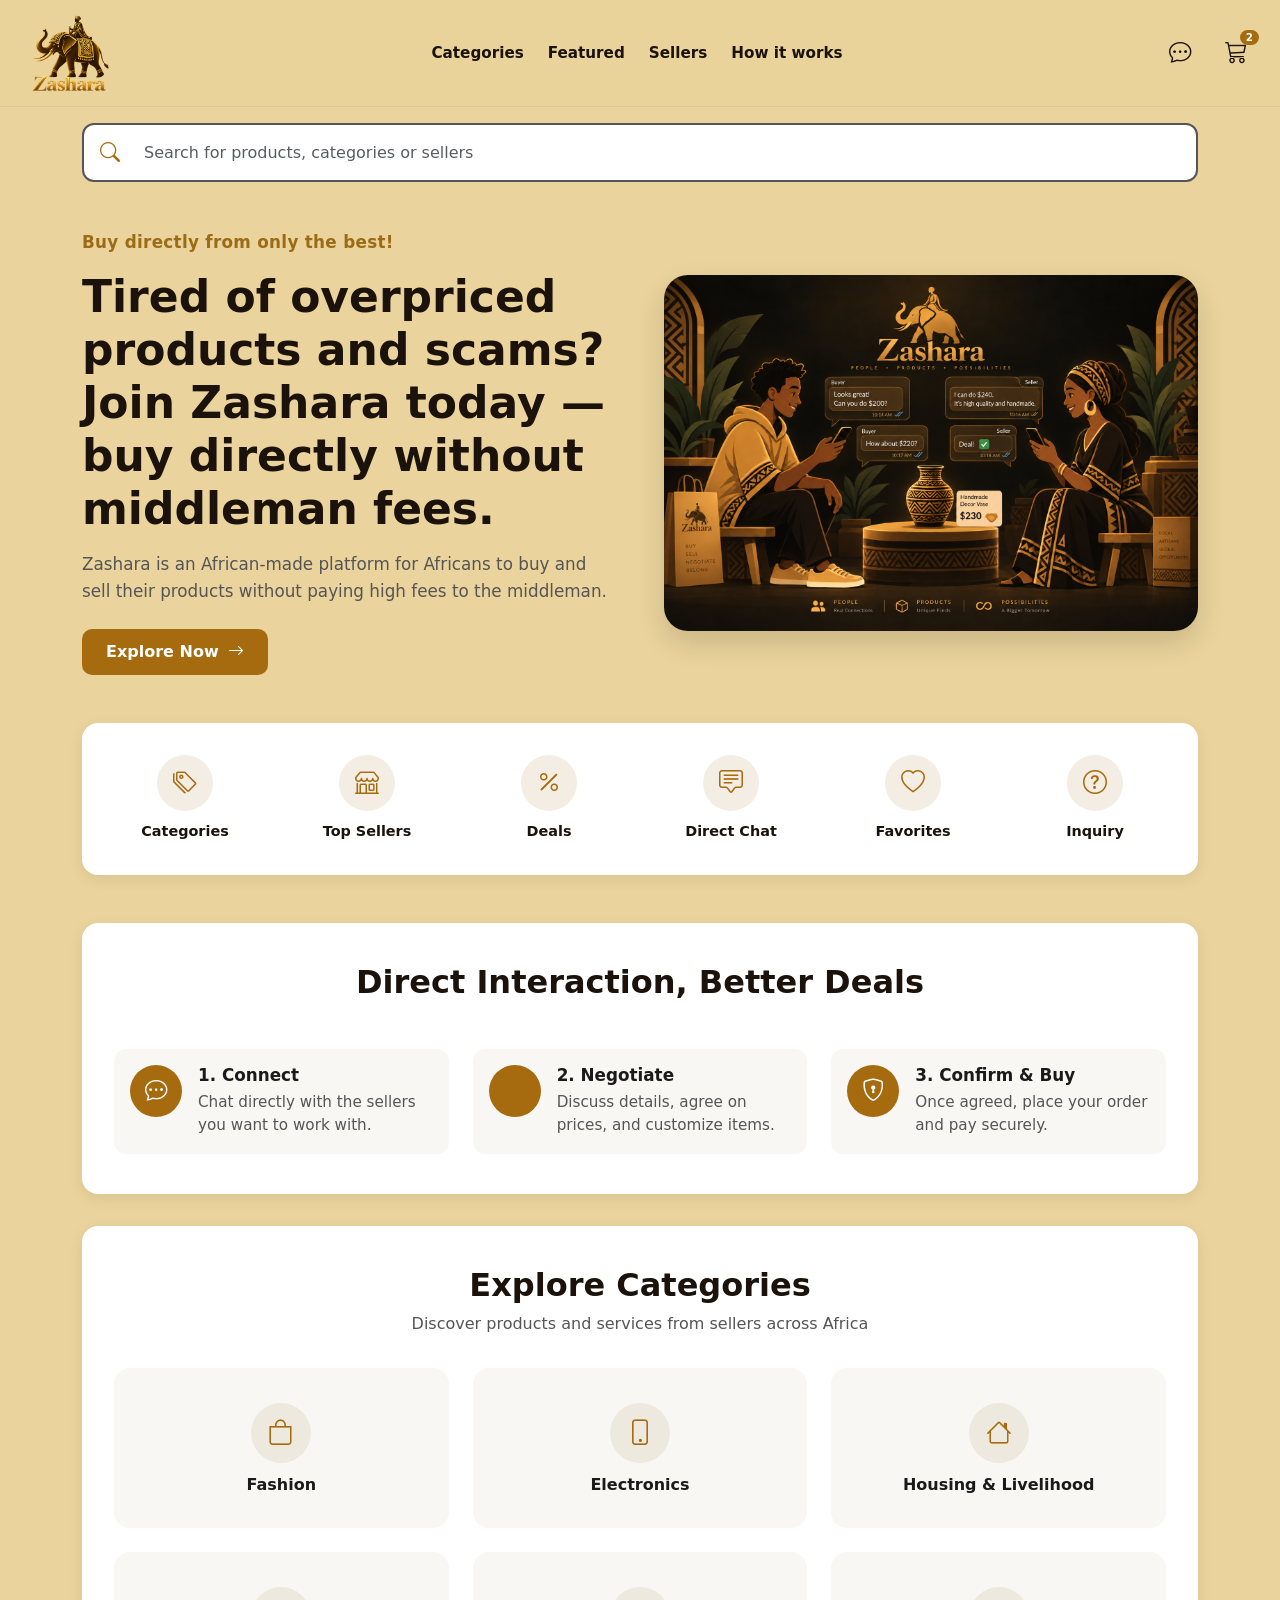
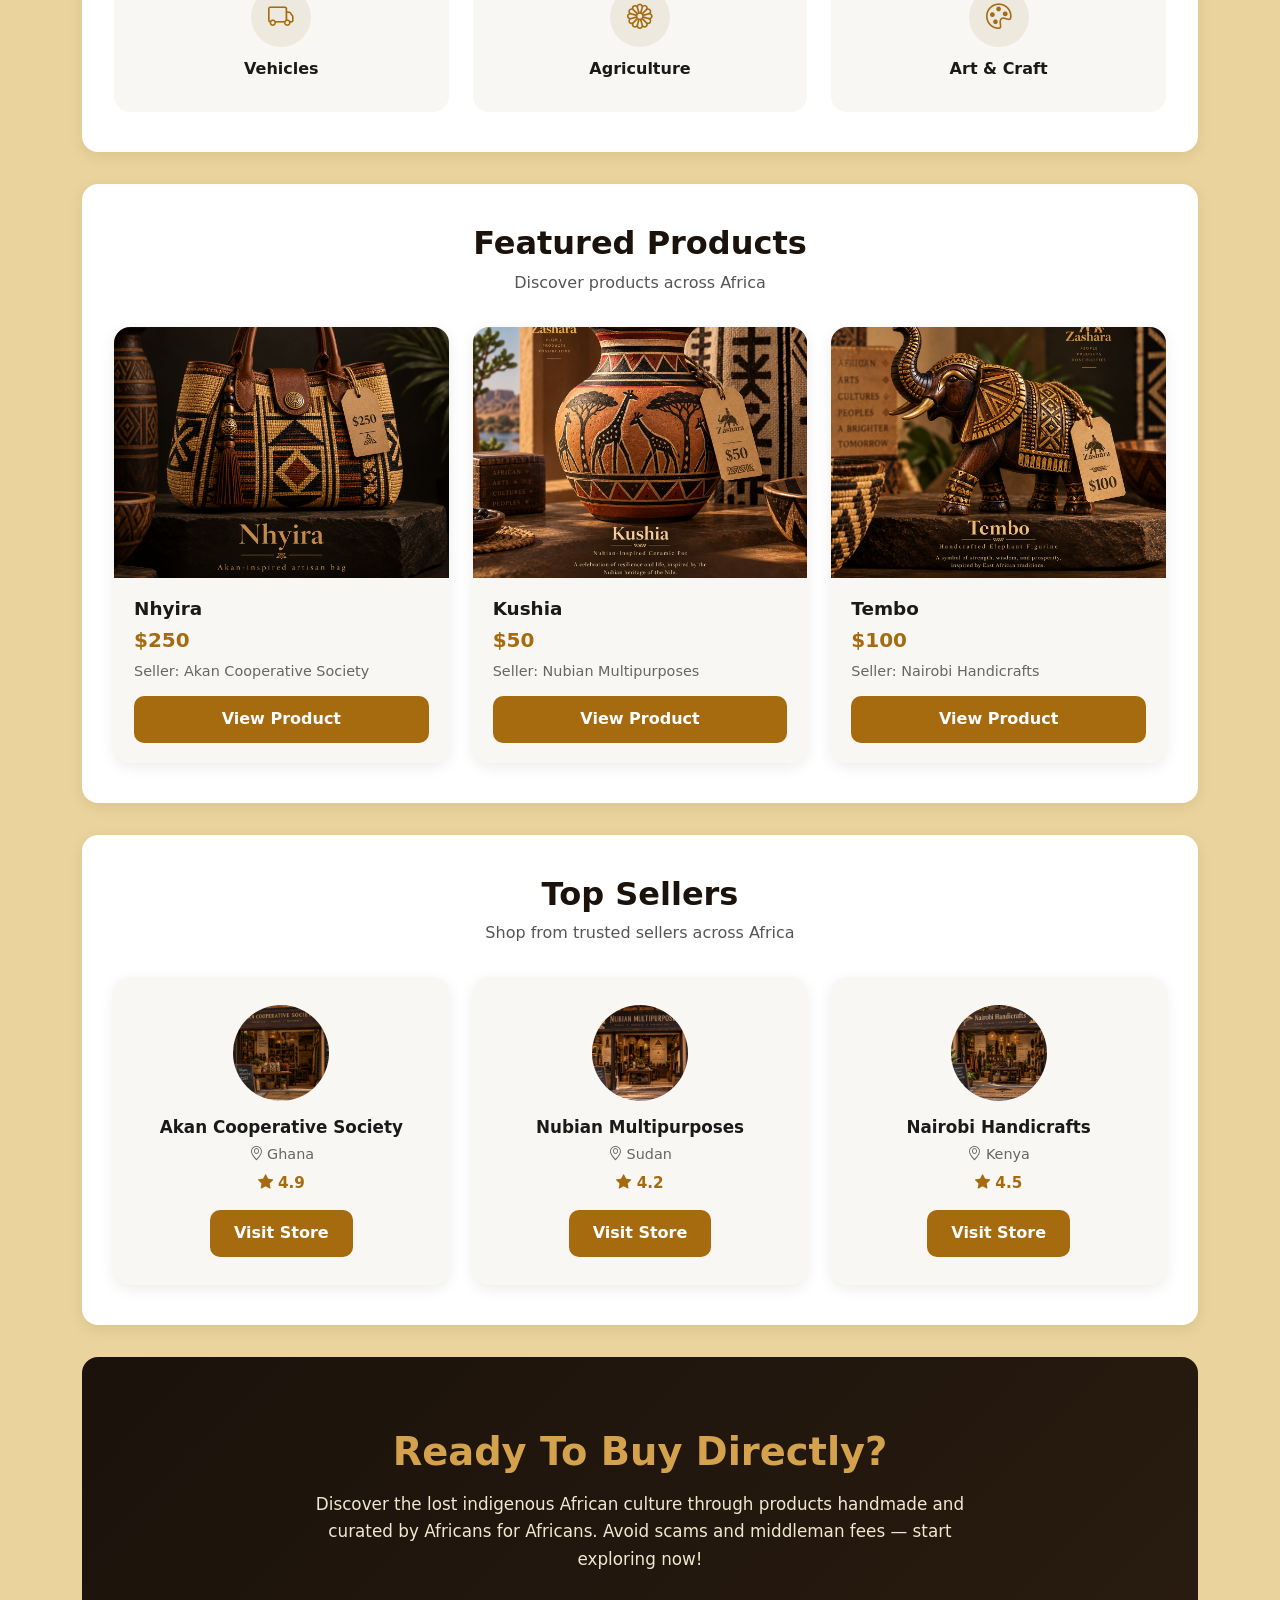
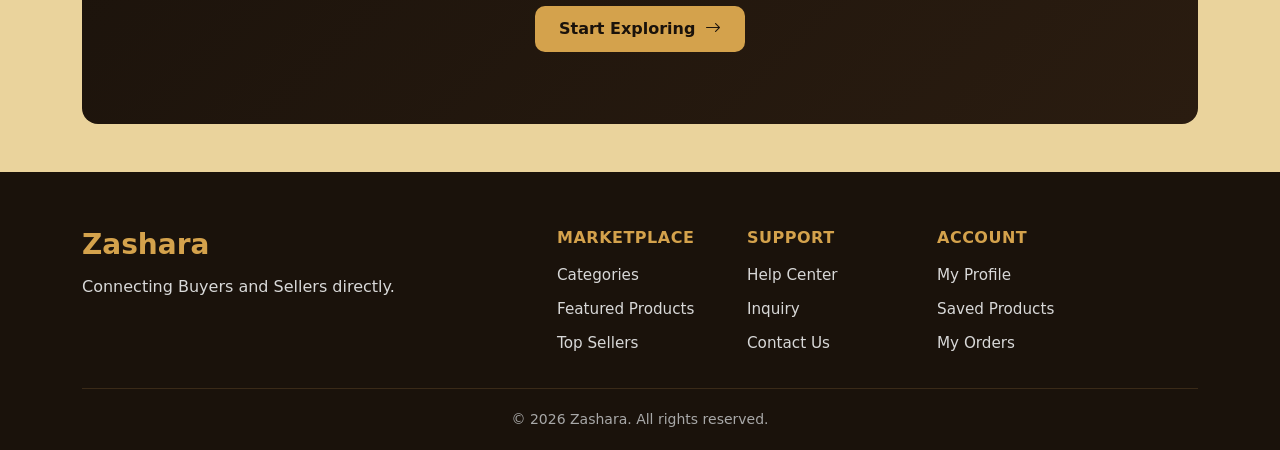
<file: index.html>
<!DOCTYPE html>
<html lang="en">
<head>
    <meta charset="UTF-8">
    <meta name="viewport" content="width=device-width, initial-scale=1.0">
    <title>Zashara Buyer's Dashboard</title>

    <!-- Bootstrap 5.3 CSS -->
    <link
        href="https://cdn.jsdelivr.net/npm/bootstrap@5.3.3/dist/css/bootstrap.min.css"
        rel="stylesheet"
    >

    <!-- Bootstrap Icons -->
    <link
        rel="stylesheet"
        href="https://cdn.jsdelivr.net/npm/bootstrap-icons@1.11.3/font/bootstrap-icons.css"
    >

    <!-- Custom styles (loaded AFTER Bootstrap so it can override) -->
    <link rel="stylesheet" href="style.css">
</head>

<body>

    <!-- ================= HEADER ================= -->
    <header class="zashara-header sticky-top">
        <div class="container-fluid px-3 px-md-4">
            <div class="d-flex align-items-center justify-content-between py-2">

                <!-- Mobile menu button -->
                <button
                    class="btn btn-link zashara-icon-btn d-lg-none"
                    type="button"
                    data-bs-toggle="offcanvas"
                    data-bs-target="#mobileMenu"
                    aria-controls="mobileMenu"
                    aria-label="Open menu"
                >
                    <i class="bi bi-list"></i>
                </button>

                <!-- Logo -->
                <a href="#" class="zashara-logo d-flex align-items-center">
                    <img src="logo.png" alt="Zashara logo">
                </a>

                <!-- Desktop nav (hidden on mobile) -->
                <nav class="d-none d-lg-flex align-items-center gap-4 zashara-desktop-nav">
                    <a href="#categories">Categories</a>
                    <a href="#featured-products">Featured</a>
                    <a href="#top-sellers">Sellers</a>
                    <a href="#how-it-works">How it works</a>
                </nav>

                <!-- Header icons -->
                <div class="d-flex align-items-center gap-2 gap-md-3">
                    <button
                        class="btn btn-link zashara-icon-btn"
                        type="button"
                        aria-label="Messages"
                    >
                        <i class="bi bi-chat-dots"></i>
                    </button>

                    <button
                        class="btn btn-link zashara-icon-btn position-relative"
                        type="button"
                        aria-label="Cart"
                    >
                        <i class="bi bi-cart3"></i>
                        <span class="zashara-cart-badge">2</span>
                    </button>
                </div>
            </div>
        </div>
    </header>

    <!-- ============ MOBILE OFFCANVAS MENU ============ -->
    <div
        class="offcanvas offcanvas-start zashara-offcanvas"
        tabindex="-1"
        id="mobileMenu"
        aria-labelledby="mobileMenuLabel"
    >
        <div class="offcanvas-header">
            <h5 class="offcanvas-title" id="mobileMenuLabel">Menu</h5>
            <button
                type="button"
                class="btn-close"
                data-bs-dismiss="offcanvas"
                aria-label="Close"
            ></button>
        </div>
        <div class="offcanvas-body">
            <ul class="nav flex-column zashara-offcanvas-nav">
                <li class="nav-item"><a class="nav-link" href="#categories">Categories</a></li>
                <li class="nav-item"><a class="nav-link" href="#featured-products">Featured Products</a></li>
                <li class="nav-item"><a class="nav-link" href="#top-sellers">Top Sellers</a></li>
                <li class="nav-item"><a class="nav-link" href="#how-it-works">How it Works</a></li>
                <li class="nav-item"><a class="nav-link" href="#footer">Inquiry</a></li>
            </ul>
        </div>
    </div>

    <!-- ================= SEARCH ================= -->
    <section class="zashara-search-section">
        <div class="container">
            <div class="zashara-search-bar">
                <i class="bi bi-search zashara-search-icon"></i>
                <input
                    type="text"
                    id="search-input"
                    class="form-control border-0 shadow-none"
                    placeholder="Search for products, categories or sellers"
                    aria-label="Search"
                >
            </div>
        </div>
    </section>

    <!-- ================= HERO ================= -->
    <section class="zashara-hero">
        <div class="container">
            <div class="row align-items-center g-4 g-lg-5">
                <div class="col-12 col-lg-6 text-center text-lg-start">
                    <p class="zashara-hero-tagline">Buy directly from only the best!</p>

                    <h1 class="zashara-hero-title">
                        Tired of overpriced products and scams? Join Zashara today — buy directly without middleman fees.
                    </h1>

                    <p class="zashara-hero-description">
                        Zashara is an African-made platform for Africans to buy and sell their
                        products without paying high fees to the middleman.
                    </p>

                    <button class="btn zashara-btn-primary" id="explore-now">
                        Explore Now
                        <i class="bi bi-arrow-right ms-1"></i>
                    </button>
                </div>

                <div class="col-12 col-lg-6 text-center">
                    <img
                        src="hero.png"
                        alt="Buy directly from trusted businesses on Zashara"
                        class="zashara-hero-image img-fluid"
                    >
                </div>
            </div>
        </div>
    </section>

    <!-- ================= QUICK NAVIGATION ================= -->
    <section class="zashara-quick-nav-section">
        <div class="container">
            <div class="zashara-quick-nav">
                <div class="row g-3">
                    <div class="col-4 col-md-4 col-lg-2">
                        <button class="zashara-quick-nav-item w-100" data-target="categories">
                            <span class="zashara-quick-nav-icon"><i class="bi bi-tags"></i></span>
                            <span>Categories</span>
                        </button>
                    </div>
                    <div class="col-4 col-md-4 col-lg-2">
                        <button class="zashara-quick-nav-item w-100" data-target="top-sellers">
                            <span class="zashara-quick-nav-icon"><i class="bi bi-shop"></i></span>
                            <span>Top Sellers</span>
                        </button>
                    </div>
                    <div class="col-4 col-md-4 col-lg-2">
                        <button class="zashara-quick-nav-item w-100" data-target="featured-products">
                            <span class="zashara-quick-nav-icon"><i class="bi bi-percent"></i></span>
                            <span>Deals</span>
                        </button>
                    </div>
                    <div class="col-4 col-md-4 col-lg-2">
                        <button class="zashara-quick-nav-item w-100" data-target="how-it-works">
                            <span class="zashara-quick-nav-icon"><i class="bi bi-chat-square-text"></i></span>
                            <span>Direct Chat</span>
                        </button>
                    </div>
                    <div class="col-4 col-md-4 col-lg-2">
                        <button class="zashara-quick-nav-item w-100" data-target="featured-products">
                            <span class="zashara-quick-nav-icon"><i class="bi bi-heart"></i></span>
                            <span>Favorites</span>
                        </button>
                    </div>
                    <div class="col-4 col-md-4 col-lg-2">
                        <button class="zashara-quick-nav-item w-100" data-target="footer">
                            <span class="zashara-quick-nav-icon"><i class="bi bi-question-circle"></i></span>
                            <span>Inquiry</span>
                        </button>
                    </div>
                </div>
            </div>
        </div>
    </section>

    <!-- ================= HOW IT WORKS ================= -->
    <section class="zashara-section" id="how-it-works">
        <div class="container">
            <div class="zashara-panel">
                <h2 class="zashara-section-title text-center">Direct Interaction, Better Deals</h2>

                <div class="row g-4 mt-4">
                    <div class="col-12 col-md-4">
                        <div class="zashara-step">
                            <div class="zashara-step-icon"><i class="bi bi-chat-dots"></i></div>
                            <div>
                                <h3>1. Connect</h3>
                                <p>Chat directly with the sellers you want to work with.</p>
                            </div>
                        </div>
                    </div>
                    <div class="col-12 col-md-4">
                        <div class="zashara-step">
                            <div class="zashara-step-icon"><i class="bi bi-handshake"></i></div>
                            <div>
                                <h3>2. Negotiate</h3>
                                <p>Discuss details, agree on prices, and customize items.</p>
                            </div>
                        </div>
                    </div>
                    <div class="col-12 col-md-4">
                        <div class="zashara-step">
                            <div class="zashara-step-icon"><i class="bi bi-shield-lock"></i></div>
                            <div>
                                <h3>3. Confirm & Buy</h3>
                                <p>Once agreed, place your order and pay securely.</p>
                            </div>
                        </div>
                    </div>
                </div>
            </div>
        </div>
    </section>

    <!-- ================= CATEGORIES ================= -->
    <section class="zashara-section" id="categories">
        <div class="container">
            <div class="zashara-panel">
                <h2 class="zashara-section-title text-center">Explore Categories</h2>
                <p class="zashara-section-description text-center">
                    Discover products and services from sellers across Africa
                </p>

                <div class="row g-3 g-md-4 mt-2">
                    <div class="col-6 col-md-4">
                        <div class="zashara-category-card">
                            <div class="zashara-category-icon"><i class="bi bi-bag"></i></div>
                            <h3>Fashion</h3>
                        </div>
                    </div>
                    <div class="col-6 col-md-4">
                        <div class="zashara-category-card">
                            <div class="zashara-category-icon"><i class="bi bi-phone"></i></div>
                            <h3>Electronics</h3>
                        </div>
                    </div>
                    <div class="col-6 col-md-4">
                        <div class="zashara-category-card">
                            <div class="zashara-category-icon"><i class="bi bi-house"></i></div>
                            <h3>Housing &amp; Livelihood</h3>
                        </div>
                    </div>
                    <div class="col-6 col-md-4">
                        <div class="zashara-category-card">
                            <div class="zashara-category-icon"><i class="bi bi-truck"></i></div>
                            <h3>Vehicles</h3>
                        </div>
                    </div>
                    <div class="col-6 col-md-4">
                        <div class="zashara-category-card">
                            <div class="zashara-category-icon"><i class="bi bi-flower1"></i></div>
                            <h3>Agriculture</h3>
                        </div>
                    </div>
                    <div class="col-6 col-md-4">
                        <div class="zashara-category-card">
                            <div class="zashara-category-icon"><i class="bi bi-palette"></i></div>
                            <h3>Art &amp; Craft</h3>
                        </div>
                    </div>
                </div>
            </div>
        </div>
    </section>

    <!-- ================= FEATURED PRODUCTS ================= -->
    <section class="zashara-section" id="featured-products">
        <div class="container">
            <div class="zashara-panel">
                <h2 class="zashara-section-title text-center">Featured Products</h2>
                <p class="zashara-section-description text-center">
                    Discover products across Africa
                </p>

                <div class="row g-3 g-md-4 mt-2">
                    <div class="col-12 col-sm-6 col-lg-4">
                        <div class="zashara-product-card h-100">
                            <div class="zashara-product-image">
                                <img src="Handbag.png" alt="Akan inspired handbag">
                            </div>
                            <div class="zashara-product-body">
                                <h3>Nhyira</h3>
                                <p class="zashara-product-price">$250</p>
                                <p class="zashara-seller-name">Seller: Akan Cooperative Society</p>
                                <button class="btn zashara-btn-primary w-100">View Product</button>
                            </div>
                        </div>
                    </div>

                    <div class="col-12 col-sm-6 col-lg-4">
                        <div class="zashara-product-card h-100">
                            <div class="zashara-product-image">
                                <img src="Pot.png" alt="Nubian inspired illustrative pottery">
                            </div>
                            <div class="zashara-product-body">
                                <h3>Kushia</h3>
                                <p class="zashara-product-price">$50</p>
                                <p class="zashara-seller-name">Seller: Nubian Multipurposes</p>
                                <button class="btn zashara-btn-primary w-100">View Product</button>
                            </div>
                        </div>
                    </div>

                    <div class="col-12 col-sm-6 col-lg-4">
                        <div class="zashara-product-card h-100">
                            <div class="zashara-product-image">
                                <img src="ElephantIdol.png" alt="Kikuyu inspired elephant idol">
                            </div>
                            <div class="zashara-product-body">
                                <h3>Tembo</h3>
                                <p class="zashara-product-price">$100</p>
                                <p class="zashara-seller-name">Seller: Nairobi Handicrafts</p>
                                <button class="btn zashara-btn-primary w-100">View Product</button>
                            </div>
                        </div>
                    </div>
                </div>
            </div>
        </div>
    </section>

    <!-- ================= TOP SELLERS ================= -->
    <section class="zashara-section" id="top-sellers">
        <div class="container">
            <div class="zashara-panel">
                <h2 class="zashara-section-title text-center">Top Sellers</h2>
                <p class="zashara-section-description text-center">
                    Shop from trusted sellers across Africa
                </p>

                <div class="row g-3 g-md-4 mt-2">
                    <div class="col-12 col-sm-6 col-lg-4">
                        <div class="zashara-seller-card h-100">
                            <div class="zashara-seller-image">
                                <img src="Akan.png" alt="Akan Cooperative Society">
                            </div>
                            <h3>Akan Cooperative Society</h3>
                            <p class="zashara-seller-location">
                                <i class="bi bi-geo-alt"></i> Ghana
                            </p>
                            <p class="zashara-seller-rating">
                                <i class="bi bi-star-fill"></i> 4.9
                            </p>
                            <button class="btn zashara-btn-primary">Visit Store</button>
                        </div>
                    </div>

                    <div class="col-12 col-sm-6 col-lg-4">
                        <div class="zashara-seller-card h-100">
                            <div class="zashara-seller-image">
                                <img src="Nubian.png" alt="Nubian Multipurposes">
                            </div>
                            <h3>Nubian Multipurposes</h3>
                            <p class="zashara-seller-location">
                                <i class="bi bi-geo-alt"></i> Sudan
                            </p>
                            <p class="zashara-seller-rating">
                                <i class="bi bi-star-fill"></i> 4.2
                            </p>
                            <button class="btn zashara-btn-primary">Visit Store</button>
                        </div>
                    </div>

                    <div class="col-12 col-sm-6 col-lg-4">
                        <div class="zashara-seller-card h-100">
                            <div class="zashara-seller-image">
                                <img src="Nairobi.png" alt="Nairobi Handicrafts">
                            </div>
                            <h3>Nairobi Handicrafts</h3>
                            <p class="zashara-seller-location">
                                <i class="bi bi-geo-alt"></i> Kenya
                            </p>
                            <p class="zashara-seller-rating">
                                <i class="bi bi-star-fill"></i> 4.5
                            </p>
                            <button class="btn zashara-btn-primary">Visit Store</button>
                        </div>
                    </div>
                </div>
            </div>
        </div>
    </section>

    <!-- ================= FINAL CTA ================= -->
    <section class="zashara-section">
        <div class="container">
            <div class="zashara-cta">
                <div class="zashara-cta-content">
                    <h2>Ready To Buy Directly?</h2>
                    <p>
                        Discover the lost indigenous African culture through products handmade
                        and curated by Africans for Africans. Avoid scams and middleman fees —
                        start exploring now!
                    </p>
                    <button class="btn zashara-btn-cta" id="start-exploring">
                        Start Exploring
                        <i class="bi bi-arrow-right ms-1"></i>
                    </button>
                </div>
            </div>
        </div>
    </section>

    <!-- ================= FOOTER ================= -->
    <footer class="zashara-footer" id="footer">
        <div class="container">
            <div class="row g-4 pb-4">
                <div class="col-12 col-lg-4">
                    <h2 class="zashara-footer-brand">Zashara</h2>
                    <p class="zashara-footer-tagline">
                        Connecting Buyers and Sellers directly.
                    </p>
                </div>

                <div class="col-6 col-md-4 col-lg-2 offset-lg-1">
                    <h3 class="zashara-footer-heading">Marketplace</h3>
                    <ul class="zashara-footer-list">
                        <li><a href="#categories">Categories</a></li>
                        <li><a href="#featured-products">Featured Products</a></li>
                        <li><a href="#top-sellers">Top Sellers</a></li>
                    </ul>
                </div>

                <div class="col-6 col-md-4 col-lg-2">
                    <h3 class="zashara-footer-heading">Support</h3>
                    <ul class="zashara-footer-list">
                        <li><a href="#">Help Center</a></li>
                        <li><a href="#">Inquiry</a></li>
                        <li><a href="#">Contact Us</a></li>
                    </ul>
                </div>

                <div class="col-6 col-md-4 col-lg-2">
                    <h3 class="zashara-footer-heading">Account</h3>
                    <ul class="zashara-footer-list">
                        <li><a href="#">My Profile</a></li>
                        <li><a href="#">Saved Products</a></li>
                        <li><a href="#">My Orders</a></li>
                    </ul>
                </div>
            </div>

            <div class="zashara-footer-bottom">
                <p>© 2026 Zashara. All rights reserved.</p>
            </div>
        </div>
    </footer>

    <!-- Bootstrap Bundle JS (includes Popper) -->
    <script
        src="https://cdn.jsdelivr.net/npm/bootstrap@5.3.3/dist/js/bootstrap.bundle.min.js"
    ></script>

    <!-- Custom scripts -->
    <script src="script.js"></script>
</body>
</html>
</file>
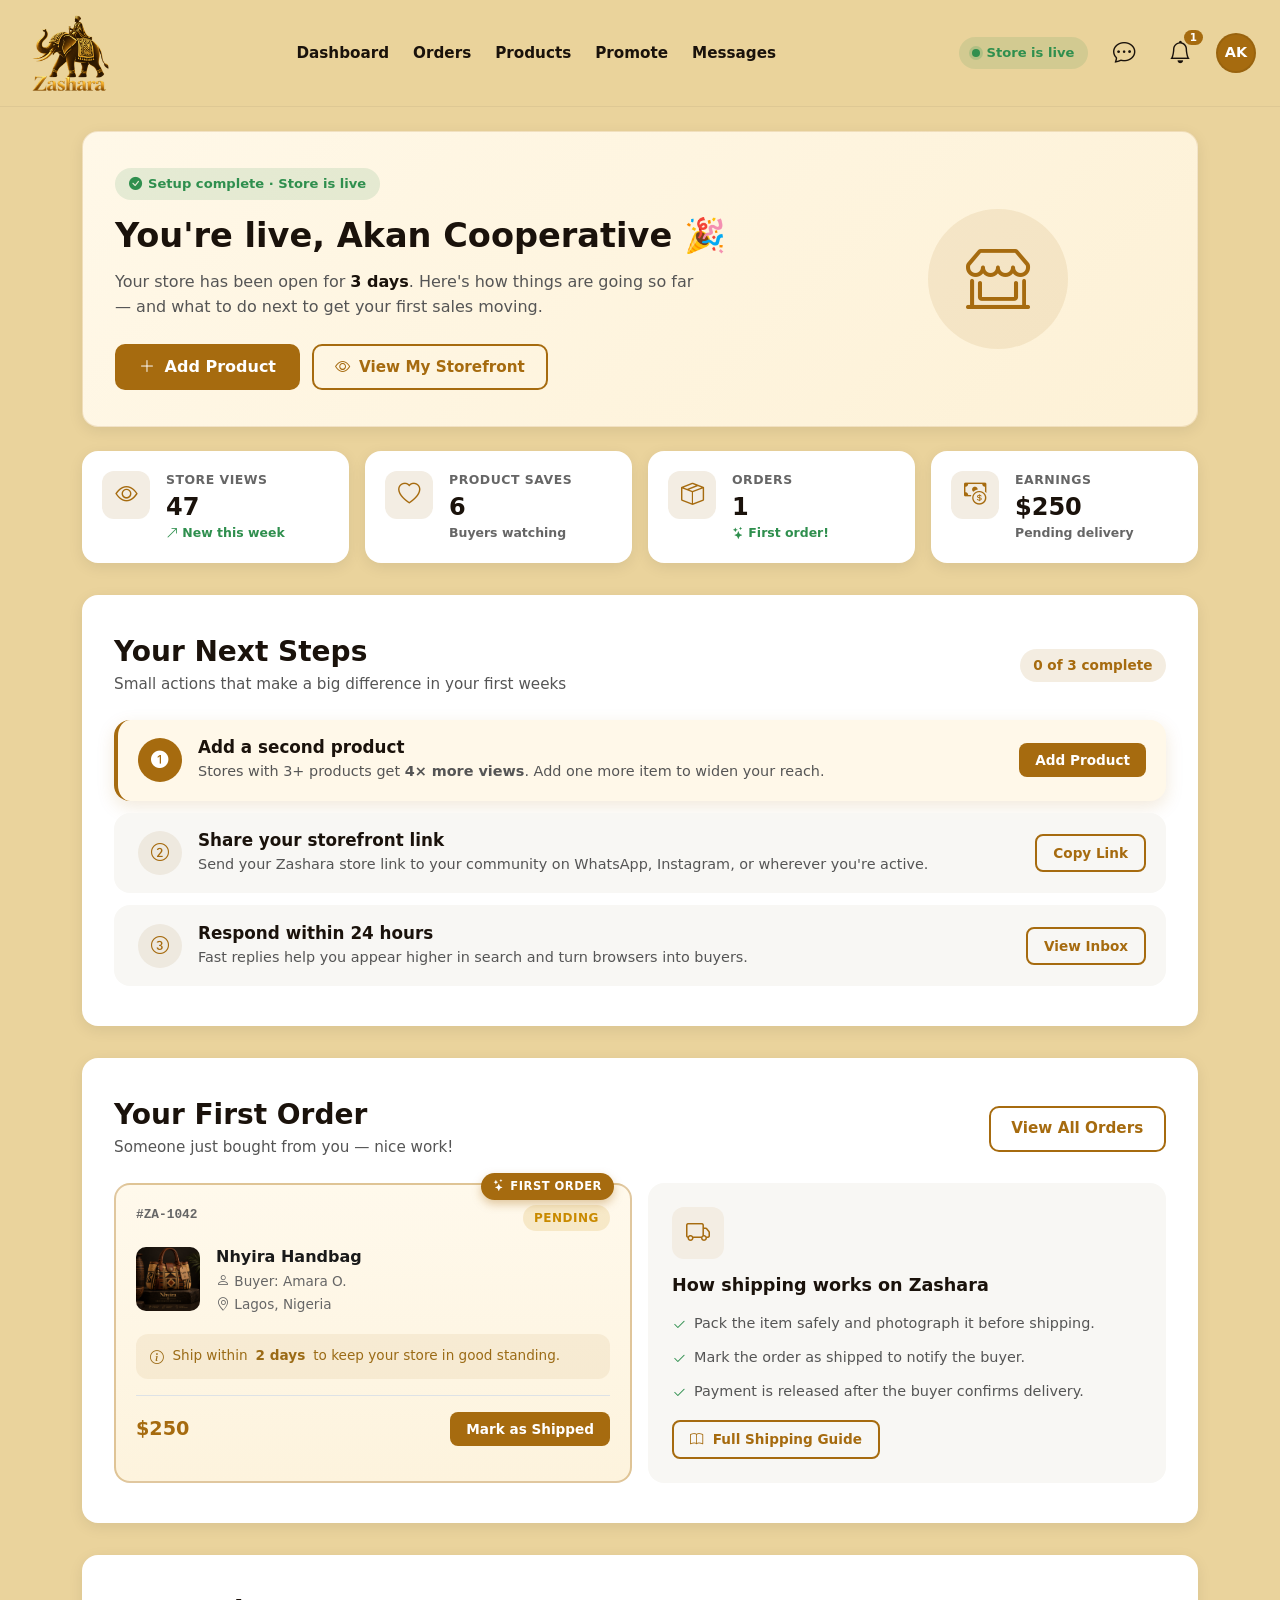
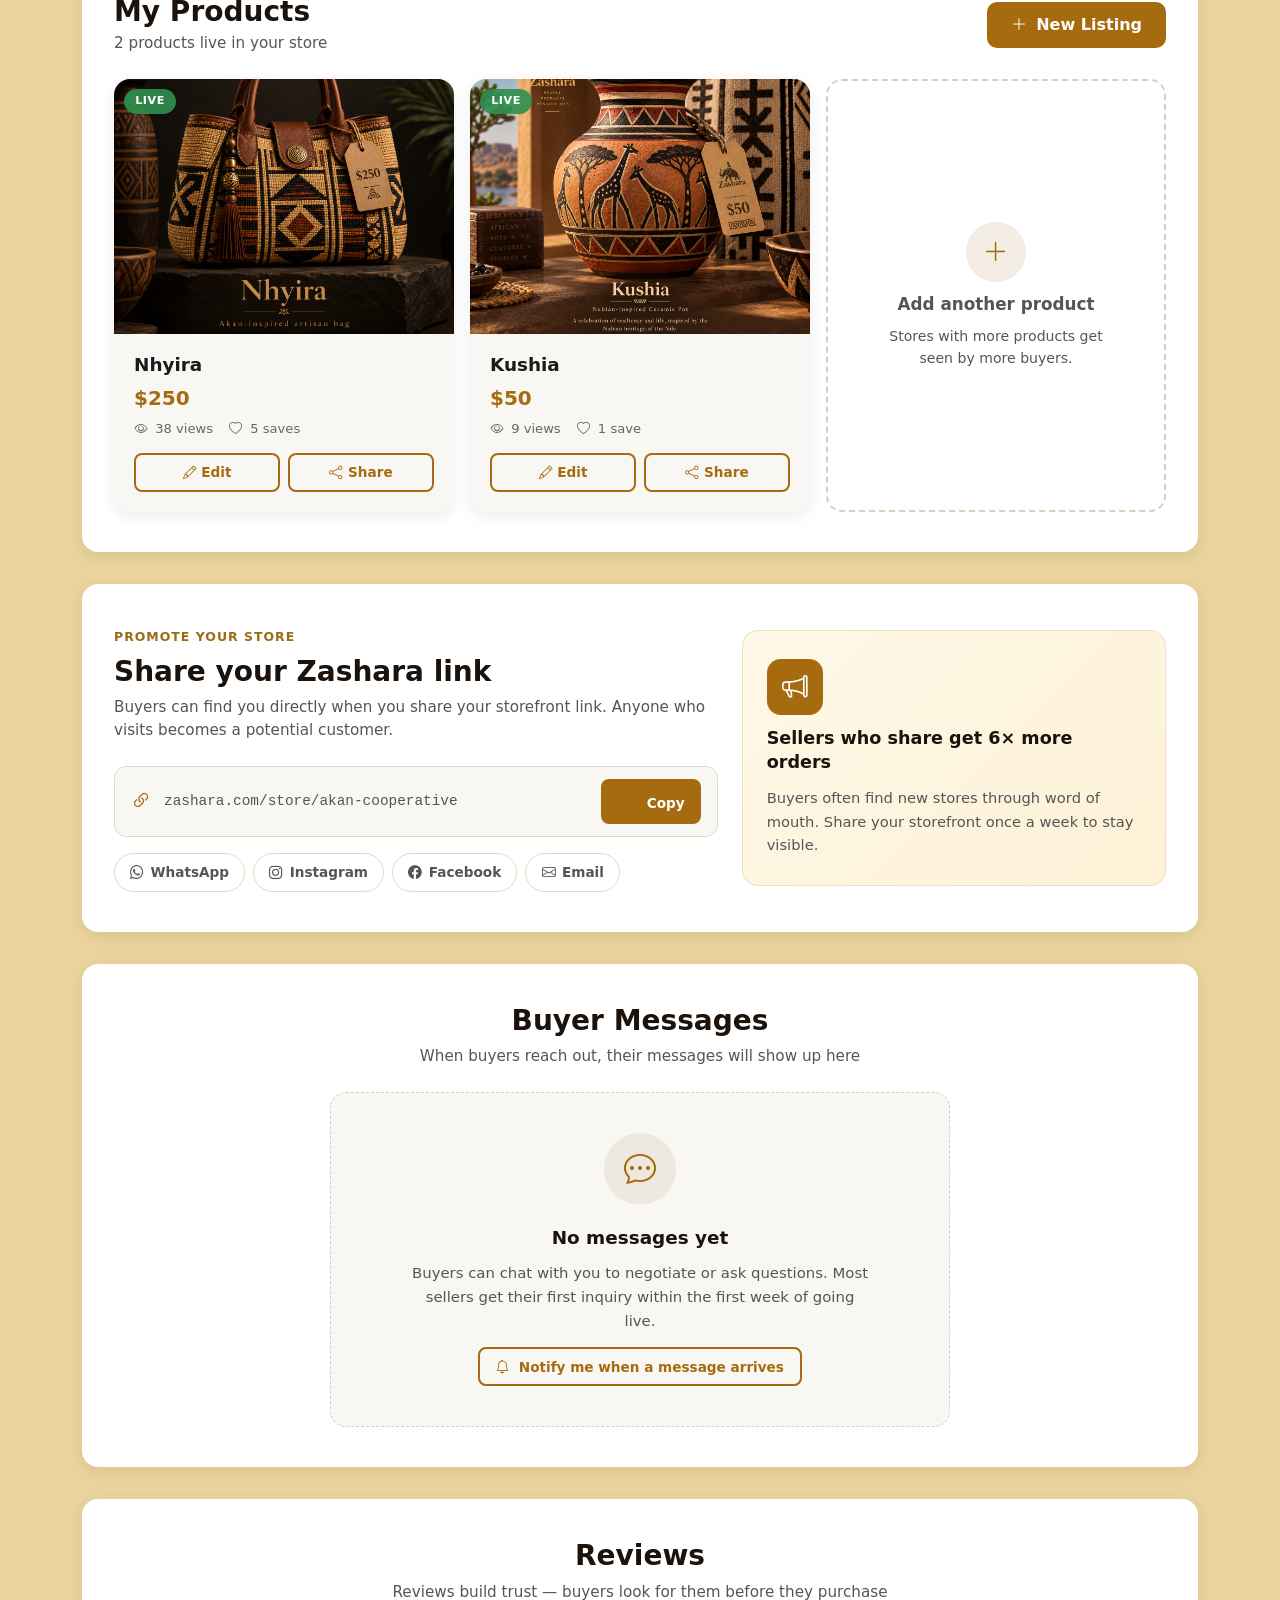
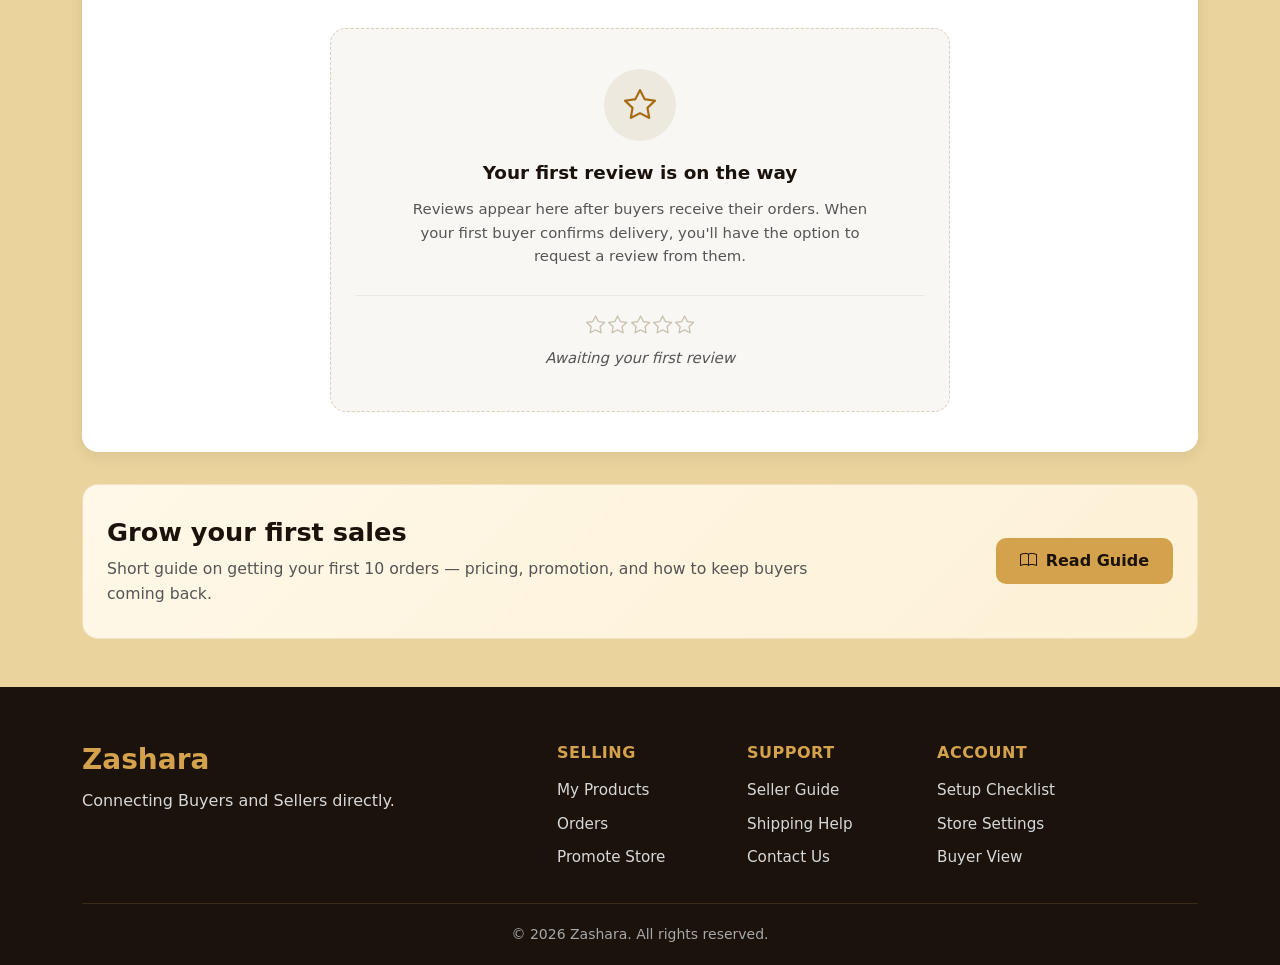
<file: seller-dashboard.html>
<!DOCTYPE html>
<html lang="en">
<head>
    <meta charset="UTF-8">
    <meta name="viewport" content="width=device-width, initial-scale=1.0">
    <title>Seller Dashboard — Zashara</title>

    <link
        href="https://cdn.jsdelivr.net/npm/bootstrap@5.3.3/dist/css/bootstrap.min.css"
        rel="stylesheet"
    >
    <link
        rel="stylesheet"
        href="https://cdn.jsdelivr.net/npm/bootstrap-icons@1.11.3/font/bootstrap-icons.css"
    >
    <link rel="stylesheet" href="seller-dashboard.css">
</head>

<body>

    <!-- ================= HEADER ================= -->
    <header class="zashara-header sticky-top">
        <div class="container-fluid px-3 px-md-4">
            <div class="d-flex align-items-center justify-content-between py-2">

                <button
                    class="btn btn-link zashara-icon-btn d-lg-none"
                    type="button"
                    data-bs-toggle="offcanvas"
                    data-bs-target="#sellerMobileMenu"
                    aria-controls="sellerMobileMenu"
                    aria-label="Open menu"
                >
                    <i class="bi bi-list"></i>
                </button>

                <a href="#" class="zashara-logo d-flex align-items-center">
                    <img src="logo.png" alt="Zashara logo">
                </a>

                <nav class="d-none d-lg-flex align-items-center gap-4 zashara-desktop-nav">
                    <a href="#dashboard">Dashboard</a>
                    <a href="#orders">Orders</a>
                    <a href="#products">Products</a>
                    <a href="#promote">Promote</a>
                    <a href="#messages">Messages</a>
                </nav>

                <div class="d-flex align-items-center gap-2 gap-md-3">
                    <span class="zashara-live-pill d-none d-md-inline-flex">
                        <span class="zashara-live-dot"></span> Store is live
                    </span>

                    <button
                        class="btn btn-link zashara-icon-btn position-relative"
                        type="button"
                        aria-label="Messages"
                    >
                        <i class="bi bi-chat-dots"></i>
                    </button>

                    <button
                        class="btn btn-link zashara-icon-btn position-relative"
                        type="button"
                        aria-label="Notifications"
                    >
                        <i class="bi bi-bell"></i>
                        <span class="zashara-badge">1</span>
                    </button>

                    <div class="dropdown">
                        <button
                            class="btn btn-link zashara-avatar-btn"
                            type="button"
                            data-bs-toggle="dropdown"
                            aria-expanded="false"
                            aria-label="Account menu"
                        >
                            <span class="zashara-avatar-initials">AK</span>
                        </button>
                        <ul class="dropdown-menu dropdown-menu-end">
                            <li><a class="dropdown-item" href="#">My Storefront</a></li>
                            <li><a class="dropdown-item" href="#">Store Settings</a></li>
                            <li><a class="dropdown-item" href="#">Payout Settings</a></li>
                            <li><hr class="dropdown-divider"></li>
                            <li><a class="dropdown-item" href="seller-onboarding.html">Setup Checklist</a></li>
                            <li><a class="dropdown-item" href="index.html">Switch to Buyer View</a></li>
                        </ul>
                    </div>
                </div>
            </div>
        </div>
    </header>

    <!-- ============ MOBILE OFFCANVAS MENU ============ -->
    <div
        class="offcanvas offcanvas-start zashara-offcanvas"
        tabindex="-1"
        id="sellerMobileMenu"
        aria-labelledby="sellerMobileMenuLabel"
    >
        <div class="offcanvas-header">
            <h5 class="offcanvas-title" id="sellerMobileMenuLabel">Seller Menu</h5>
            <button
                type="button"
                class="btn-close"
                data-bs-dismiss="offcanvas"
                aria-label="Close"
            ></button>
        </div>
        <div class="offcanvas-body">
            <ul class="nav flex-column zashara-offcanvas-nav">
                <li class="nav-item"><a class="nav-link" href="#dashboard">Dashboard</a></li>
                <li class="nav-item"><a class="nav-link" href="#orders">Orders</a></li>
                <li class="nav-item"><a class="nav-link" href="#products">Products</a></li>
                <li class="nav-item"><a class="nav-link" href="#promote">Promote Store</a></li>
                <li class="nav-item"><a class="nav-link" href="#messages">Messages</a></li>
                <li class="nav-item"><a class="nav-link" href="#reviews">Reviews</a></li>
                <li class="nav-item"><a class="nav-link" href="seller-onboarding.html">Setup Checklist</a></li>
                <li class="nav-item"><a class="nav-link" href="index.html">Switch to Buyer View</a></li>
            </ul>
        </div>
    </div>

    <!-- ================= WELCOME / LIVE BANNER ================= -->
    <section class="zashara-welcome" id="dashboard">
        <div class="container">
            <div class="zashara-welcome-card">
                <div class="row align-items-center g-4">
                    <div class="col-12 col-lg-8">
                        <div class="zashara-live-badge">
                            <i class="bi bi-check-circle-fill"></i>
                            Setup complete · Store is live
                        </div>

                        <h1 class="zashara-welcome-title">
                            You're live, Akan Cooperative 🎉
                        </h1>

                        <p class="zashara-welcome-sub">
                            Your store has been open for <strong>3 days</strong>. Here's how things are going
                            so far — and what to do next to get your first sales moving.
                        </p>

                        <div class="zashara-welcome-actions">
                            <button class="btn zashara-btn-primary">
                                <i class="bi bi-plus-lg me-1"></i> Add Product
                            </button>
                            <button class="btn zashara-btn-outline">
                                <i class="bi bi-eye me-1"></i> View My Storefront
                            </button>
                        </div>
                    </div>

                    <div class="col-12 col-lg-4 text-center d-none d-lg-block">
                        <div class="zashara-launch-graphic">
                            <i class="bi bi-shop-window"></i>
                        </div>
                    </div>
                </div>
            </div>
        </div>
    </section>

    <!-- ================= KPI STRIP (small, honest numbers) ================= -->
    <section class="zashara-kpi-section">
        <div class="container">
            <div class="row g-3">
                <div class="col-6 col-lg-3">
                    <div class="zashara-kpi-card">
                        <div class="zashara-kpi-icon"><i class="bi bi-eye"></i></div>
                        <div>
                            <p class="zashara-kpi-label">Store views</p>
                            <p class="zashara-kpi-value">47</p>
                            <p class="zashara-kpi-trend up">
                                <i class="bi bi-arrow-up-right"></i> New this week
                            </p>
                        </div>
                    </div>
                </div>

                <div class="col-6 col-lg-3">
                    <div class="zashara-kpi-card">
                        <div class="zashara-kpi-icon"><i class="bi bi-heart"></i></div>
                        <div>
                            <p class="zashara-kpi-label">Product saves</p>
                            <p class="zashara-kpi-value">6</p>
                            <p class="zashara-kpi-trend neutral">Buyers watching</p>
                        </div>
                    </div>
                </div>

                <div class="col-6 col-lg-3">
                    <div class="zashara-kpi-card">
                        <div class="zashara-kpi-icon"><i class="bi bi-box-seam"></i></div>
                        <div>
                            <p class="zashara-kpi-label">Orders</p>
                            <p class="zashara-kpi-value">1</p>
                            <p class="zashara-kpi-trend up">
                                <i class="bi bi-stars"></i> First order!
                            </p>
                        </div>
                    </div>
                </div>

                <div class="col-6 col-lg-3">
                    <div class="zashara-kpi-card">
                        <div class="zashara-kpi-icon"><i class="bi bi-cash-coin"></i></div>
                        <div>
                            <p class="zashara-kpi-label">Earnings</p>
                            <p class="zashara-kpi-value">$250</p>
                            <p class="zashara-kpi-trend neutral">Pending delivery</p>
                        </div>
                    </div>
                </div>
            </div>
        </div>
    </section>

    <!-- ================= NEXT STEPS ================= -->
    <section class="zashara-section" id="next-steps">
        <div class="container">
            <div class="zashara-panel">
                <div class="d-flex flex-wrap justify-content-between align-items-center mb-4 gap-2">
                    <div>
                        <h2 class="zashara-section-title mb-1">Your Next Steps</h2>
                        <p class="zashara-section-description mb-0">
                            Small actions that make a big difference in your first weeks
                        </p>
                    </div>
                    <span class="zashara-step-counter">0 of 3 complete</span>
                </div>

                <div class="zashara-checklist">

                    <div class="zashara-checklist-item active">
                        <div class="zashara-checklist-check">
                            <i class="bi bi-1-circle-fill"></i>
                        </div>
                        <div class="zashara-checklist-body">
                            <h3>Add a second product</h3>
                            <p>
                                Stores with 3+ products get <strong>4× more views</strong>.
                                Add one more item to widen your reach.
                            </p>
                        </div>
                        <button class="btn zashara-btn-primary btn-sm">
                            Add Product
                        </button>
                    </div>

                    <div class="zashara-checklist-item">
                        <div class="zashara-checklist-check">
                            <i class="bi bi-2-circle"></i>
                        </div>
                        <div class="zashara-checklist-body">
                            <h3>Share your storefront link</h3>
                            <p>
                                Send your Zashara store link to your community on
                                WhatsApp, Instagram, or wherever you're active.
                            </p>
                        </div>
                        <button class="btn zashara-btn-outline btn-sm">
                            Copy Link
                        </button>
                    </div>

                    <div class="zashara-checklist-item">
                        <div class="zashara-checklist-check">
                            <i class="bi bi-3-circle"></i>
                        </div>
                        <div class="zashara-checklist-body">
                            <h3>Respond within 24 hours</h3>
                            <p>
                                Fast replies help you appear higher in search
                                and turn browsers into buyers.
                            </p>
                        </div>
                        <button class="btn zashara-btn-outline btn-sm">
                            View Inbox
                        </button>
                    </div>

                </div>
            </div>
        </div>
    </section>

    <!-- ================= ORDERS ================= -->
    <section class="zashara-section" id="orders">
        <div class="container">
            <div class="zashara-panel">
                <div class="d-flex flex-wrap justify-content-between align-items-center mb-4 gap-2">
                    <div>
                        <h2 class="zashara-section-title mb-1">Your First Order</h2>
                        <p class="zashara-section-description mb-0">
                            Someone just bought from you — nice work!
                        </p>
                    </div>
                    <button class="btn zashara-btn-outline">View All Orders</button>
                </div>

                <div class="row g-3">
                    <div class="col-12 col-lg-6">
                        <div class="zashara-order-card zashara-order-card--first">
                            <div class="zashara-first-order-badge">
                                <i class="bi bi-stars"></i> First order
                            </div>

                            <div class="d-flex justify-content-between align-items-start mb-3">
                                <span class="zashara-order-id">#ZA-1042</span>
                                <span class="zashara-status-pill pending">Pending</span>
                            </div>

                            <div class="d-flex gap-3 mb-3">
                                <img src="Handbag.png" alt="Nhyira handbag" class="zashara-order-thumb">
                                <div>
                                    <h3 class="zashara-order-product">Nhyira Handbag</h3>
                                    <p class="zashara-order-buyer">
                                        <i class="bi bi-person"></i> Buyer: Amara O.
                                    </p>
                                    <p class="zashara-order-location">
                                        <i class="bi bi-geo-alt"></i> Lagos, Nigeria
                                    </p>
                                </div>
                            </div>

                            <div class="zashara-order-tip">
                                <i class="bi bi-info-circle"></i>
                                Ship within <strong>2 days</strong> to keep your store in good standing.
                            </div>

                            <div class="d-flex justify-content-between align-items-center pt-3 border-top">
                                <span class="zashara-order-total">$250</span>
                                <button class="btn zashara-btn-primary btn-sm">
                                    Mark as Shipped
                                </button>
                            </div>
                        </div>
                    </div>

                    <div class="col-12 col-lg-6">
                        <div class="zashara-order-help h-100">
                            <div class="zashara-order-help-icon">
                                <i class="bi bi-truck"></i>
                            </div>
                            <h3>How shipping works on Zashara</h3>
                            <ul class="zashara-order-help-list">
                                <li>
                                    <i class="bi bi-check2"></i>
                                    Pack the item safely and photograph it before shipping.
                                </li>
                                <li>
                                    <i class="bi bi-check2"></i>
                                    Mark the order as shipped to notify the buyer.
                                </li>
                                <li>
                                    <i class="bi bi-check2"></i>
                                    Payment is released after the buyer confirms delivery.
                                </li>
                            </ul>
                            <button class="btn zashara-btn-outline btn-sm">
                                <i class="bi bi-book me-1"></i> Full Shipping Guide
                            </button>
                        </div>
                    </div>
                </div>
            </div>
        </div>
    </section>

    <!-- ================= MY PRODUCTS ================= -->
    <section class="zashara-section" id="products">
        <div class="container">
            <div class="zashara-panel">
                <div class="d-flex flex-wrap justify-content-between align-items-center mb-4 gap-2">
                    <div>
                        <h2 class="zashara-section-title mb-1">My Products</h2>
                        <p class="zashara-section-description mb-0">
                            2 products live in your store
                        </p>
                    </div>
                    <button class="btn zashara-btn-primary">
                        <i class="bi bi-plus-lg me-1"></i> New Listing
                    </button>
                </div>

                <div class="row g-3">
                    <div class="col-12 col-sm-6 col-lg-4">
                        <div class="zashara-product-card h-100">
                            <div class="zashara-product-image">
                                <img src="Handbag.png" alt="Nhyira handbag">
                                <span class="zashara-product-status live">Live</span>
                            </div>
                            <div class="zashara-product-body">
                                <h3>Nhyira</h3>
                                <p class="zashara-product-price">$250</p>
                                <div class="zashara-product-meta">
                                    <span><i class="bi bi-eye"></i> 38 views</span>
                                    <span><i class="bi bi-heart"></i> 5 saves</span>
                                </div>
                                <div class="zashara-product-actions">
                                    <button class="btn zashara-btn-outline btn-sm">
                                        <i class="bi bi-pencil"></i> Edit
                                    </button>
                                    <button class="btn zashara-btn-outline btn-sm">
                                        <i class="bi bi-share"></i> Share
                                    </button>
                                </div>
                            </div>
                        </div>
                    </div>

                    <div class="col-12 col-sm-6 col-lg-4">
                        <div class="zashara-product-card h-100">
                            <div class="zashara-product-image">
                                <img src="Pot.png" alt="Kushia pottery">
                                <span class="zashara-product-status live">Live</span>
                            </div>
                            <div class="zashara-product-body">
                                <h3>Kushia</h3>
                                <p class="zashara-product-price">$50</p>
                                <div class="zashara-product-meta">
                                    <span><i class="bi bi-eye"></i> 9 views</span>
                                    <span><i class="bi bi-heart"></i> 1 save</span>
                                </div>
                                <div class="zashara-product-actions">
                                    <button class="btn zashara-btn-outline btn-sm">
                                        <i class="bi bi-pencil"></i> Edit
                                    </button>
                                    <button class="btn zashara-btn-outline btn-sm">
                                        <i class="bi bi-share"></i> Share
                                    </button>
                                </div>
                            </div>
                        </div>
                    </div>

                    <!-- "+ Add another" placeholder card -->
                    <div class="col-12 col-sm-6 col-lg-4">
                        <button class="zashara-add-product-card w-100 h-100">
                            <div class="zashara-add-product-icon">
                                <i class="bi bi-plus-lg"></i>
                            </div>
                            <h3>Add another product</h3>
                            <p>
                                Stores with more products get seen by more buyers.
                            </p>
                        </button>
                    </div>
                </div>
            </div>
        </div>
    </section>

    <!-- ================= PROMOTE YOUR STORE ================= -->
    <section class="zashara-section" id="promote">
        <div class="container">
            <div class="zashara-panel">
                <div class="row g-4 align-items-center">
                    <div class="col-12 col-lg-7">
                        <span class="zashara-promote-eyebrow">Promote your store</span>
                        <h2 class="zashara-section-title mb-2">
                            Share your Zashara link
                        </h2>
                        <p class="zashara-section-description mb-4">
                            Buyers can find you directly when you share your storefront
                            link. Anyone who visits becomes a potential customer.
                        </p>

                        <div class="zashara-share-link">
                            <i class="bi bi-link-45deg"></i>
                            <span id="share-url">zashara.com/store/akan-cooperative</span>
                            <button
                                class="btn zashara-btn-primary btn-sm"
                                id="copy-link"
                                type="button"
                            >
                                <i class="bi bi-clipboard me-1"></i> Copy
                            </button>
                        </div>

                        <div class="zashara-share-options">
                            <button class="zashara-share-option">
                                <i class="bi bi-whatsapp"></i> WhatsApp
                            </button>
                            <button class="zashara-share-option">
                                <i class="bi bi-instagram"></i> Instagram
                            </button>
                            <button class="zashara-share-option">
                                <i class="bi bi-facebook"></i> Facebook
                            </button>
                            <button class="zashara-share-option">
                                <i class="bi bi-envelope"></i> Email
                            </button>
                        </div>
                    </div>

                    <div class="col-12 col-lg-5">
                        <div class="zashara-promote-card">
                            <div class="zashara-promote-icon">
                                <i class="bi bi-megaphone"></i>
                            </div>
                            <h3>Sellers who share get 6× more orders</h3>
                            <p>
                                Buyers often find new stores through word of mouth.
                                Share your storefront once a week to stay visible.
                            </p>
                        </div>
                    </div>
                </div>
            </div>
        </div>
    </section>

    <!-- ================= MESSAGES ================= -->
    <section class="zashara-section" id="messages">
        <div class="container">
            <div class="zashara-panel">
                <h2 class="zashara-section-title text-center">Buyer Messages</h2>
                <p class="zashara-section-description text-center mb-4">
                    When buyers reach out, their messages will show up here
                </p>

                <div class="zashara-empty-state">
                    <div class="zashara-empty-state-icon">
                        <i class="bi bi-chat-dots"></i>
                    </div>
                    <h3>No messages yet</h3>
                    <p>
                        Buyers can chat with you to negotiate or ask questions.
                        Most sellers get their first inquiry within the first week
                        of going live.
                    </p>
                    <button class="btn zashara-btn-outline btn-sm">
                        <i class="bi bi-bell me-1"></i> Notify me when a message arrives
                    </button>
                </div>
            </div>
        </div>
    </section>

    <!-- ================= REVIEWS ================= -->
    <section class="zashara-section" id="reviews">
        <div class="container">
            <div class="zashara-panel">
                <h2 class="zashara-section-title text-center">Reviews</h2>
                <p class="zashara-section-description text-center mb-4">
                    Reviews build trust — buyers look for them before they purchase
                </p>

                <div class="zashara-empty-state">
                    <div class="zashara-empty-state-icon">
                        <i class="bi bi-star"></i>
                    </div>
                    <h3>Your first review is on the way</h3>
                    <p>
                        Reviews appear here after buyers receive their orders.
                        When your first buyer confirms delivery, you'll have the
                        option to request a review from them.
                    </p>

                    <div class="zashara-review-preview">
                        <div class="zashara-review-stars muted">
                            <i class="bi bi-star"></i>
                            <i class="bi bi-star"></i>
                            <i class="bi bi-star"></i>
                            <i class="bi bi-star"></i>
                            <i class="bi bi-star"></i>
                        </div>
                        <p class="zashara-review-placeholder">Awaiting your first review</p>
                    </div>
                </div>
            </div>
        </div>
    </section>

    <!-- ================= SELLER GUIDE ================= -->
    <section class="zashara-section">
        <div class="container">
            <div class="zashara-guide">
                <div class="row align-items-center g-4">
                    <div class="col-12 col-lg-8">
                        <h2 class="zashara-guide-title">Grow your first sales</h2>
                        <p class="zashara-guide-sub">
                            Short guide on getting your first 10 orders — pricing,
                            promotion, and how to keep buyers coming back.
                        </p>
                    </div>
                    <div class="col-12 col-lg-4 text-lg-end">
                        <button class="btn zashara-btn-cta">
                            <i class="bi bi-book me-1"></i> Read Guide
                        </button>
                    </div>
                </div>
            </div>
        </div>
    </section>

    <!-- ================= FOOTER ================= -->
    <footer class="zashara-footer">
        <div class="container">
            <div class="row g-4 pb-4">
                <div class="col-12 col-lg-4">
                    <h2 class="zashara-footer-brand">Zashara</h2>
                    <p class="zashara-footer-tagline">
                        Connecting Buyers and Sellers directly.
                    </p>
                </div>

                <div class="col-6 col-md-4 col-lg-2 offset-lg-1">
                    <h3 class="zashara-footer-heading">Selling</h3>
                    <ul class="zashara-footer-list">
                        <li><a href="#products">My Products</a></li>
                        <li><a href="#orders">Orders</a></li>
                        <li><a href="#promote">Promote Store</a></li>
                    </ul>
                </div>

                <div class="col-6 col-md-4 col-lg-2">
                    <h3 class="zashara-footer-heading">Support</h3>
                    <ul class="zashara-footer-list">
                        <li><a href="#">Seller Guide</a></li>
                        <li><a href="#">Shipping Help</a></li>
                        <li><a href="#">Contact Us</a></li>
                    </ul>
                </div>

                <div class="col-6 col-md-4 col-lg-2">
                    <h3 class="zashara-footer-heading">Account</h3>
                    <ul class="zashara-footer-list">
                        <li><a href="seller-onboarding.html">Setup Checklist</a></li>
                        <li><a href="#">Store Settings</a></li>
                        <li><a href="index.html">Buyer View</a></li>
                    </ul>
                </div>
            </div>

            <div class="zashara-footer-bottom">
                <p>© 2026 Zashara. All rights reserved.</p>
            </div>
        </div>
    </footer>

    <script src="https://cdn.jsdelivr.net/npm/bootstrap@5.3.3/dist/js/bootstrap.bundle.min.js"></script>
    <script src="seller-dashboard.js"></script>
</body>
</html>
</file>
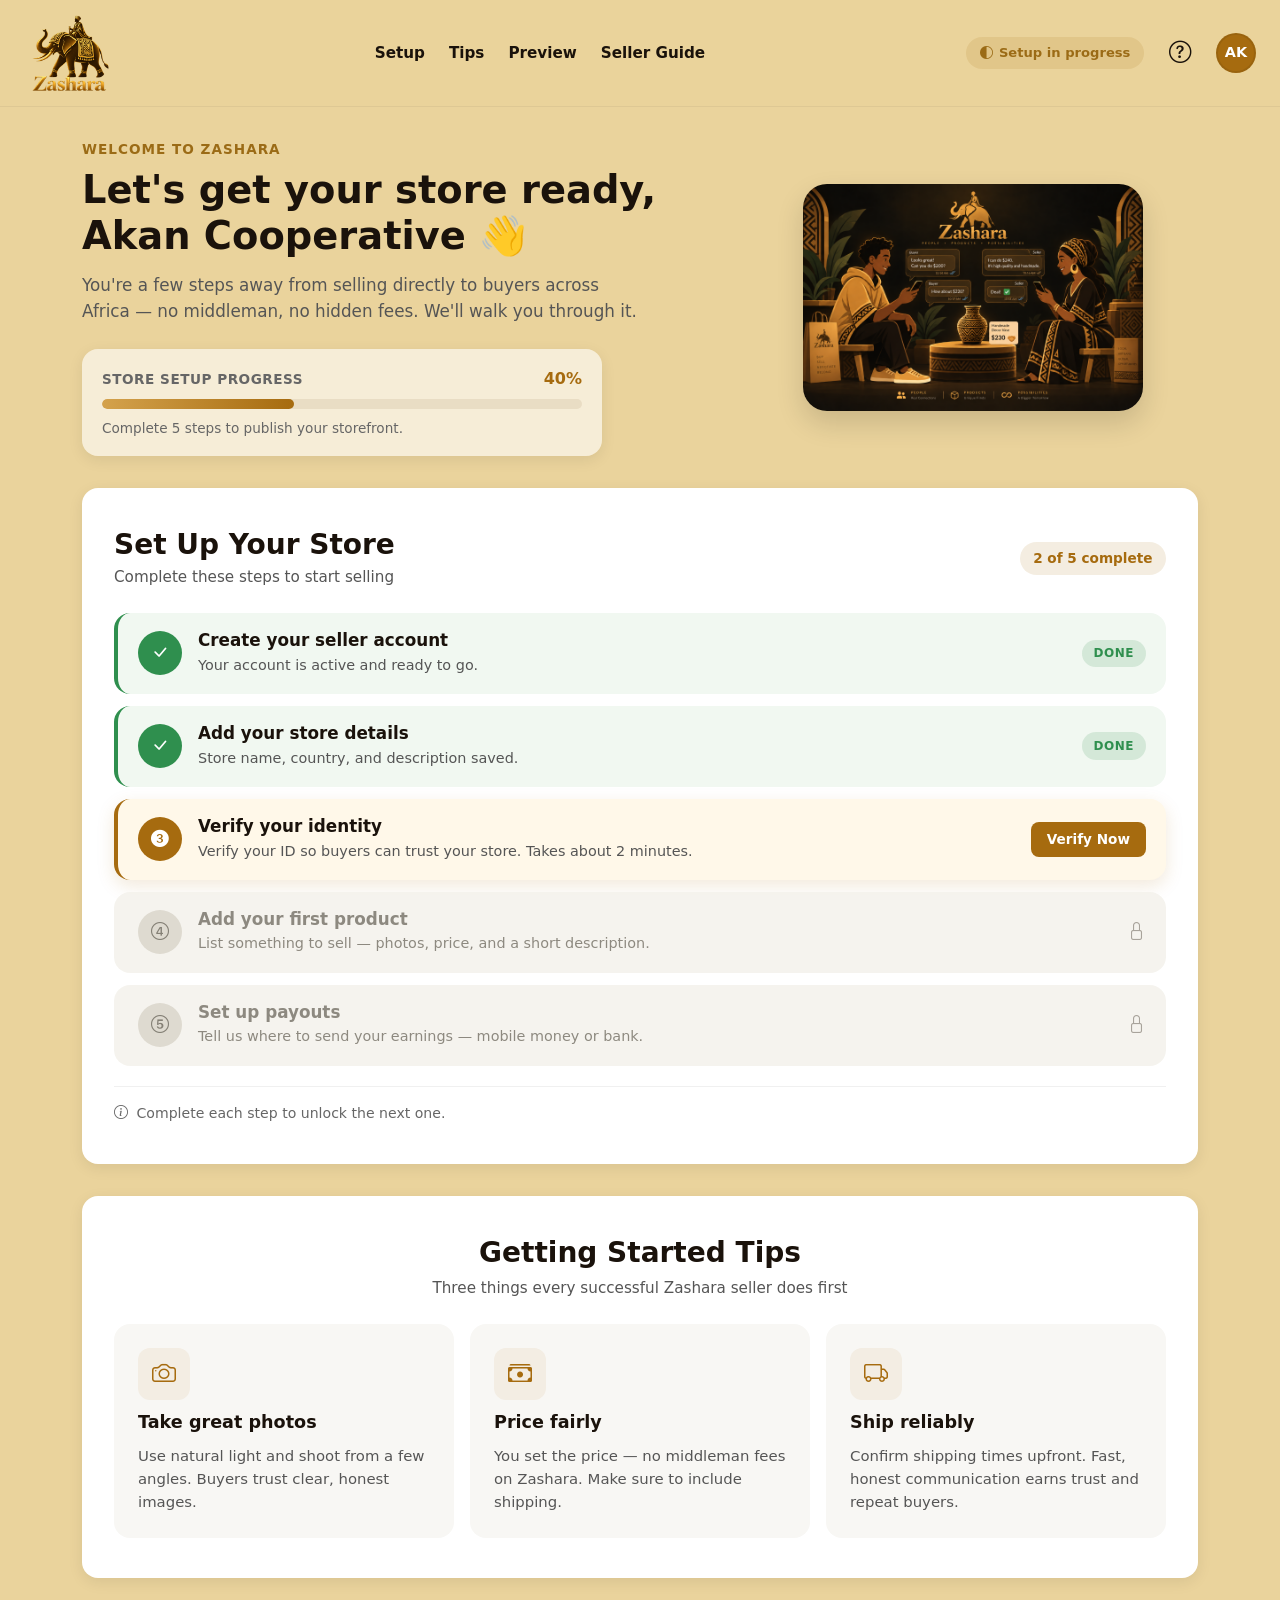
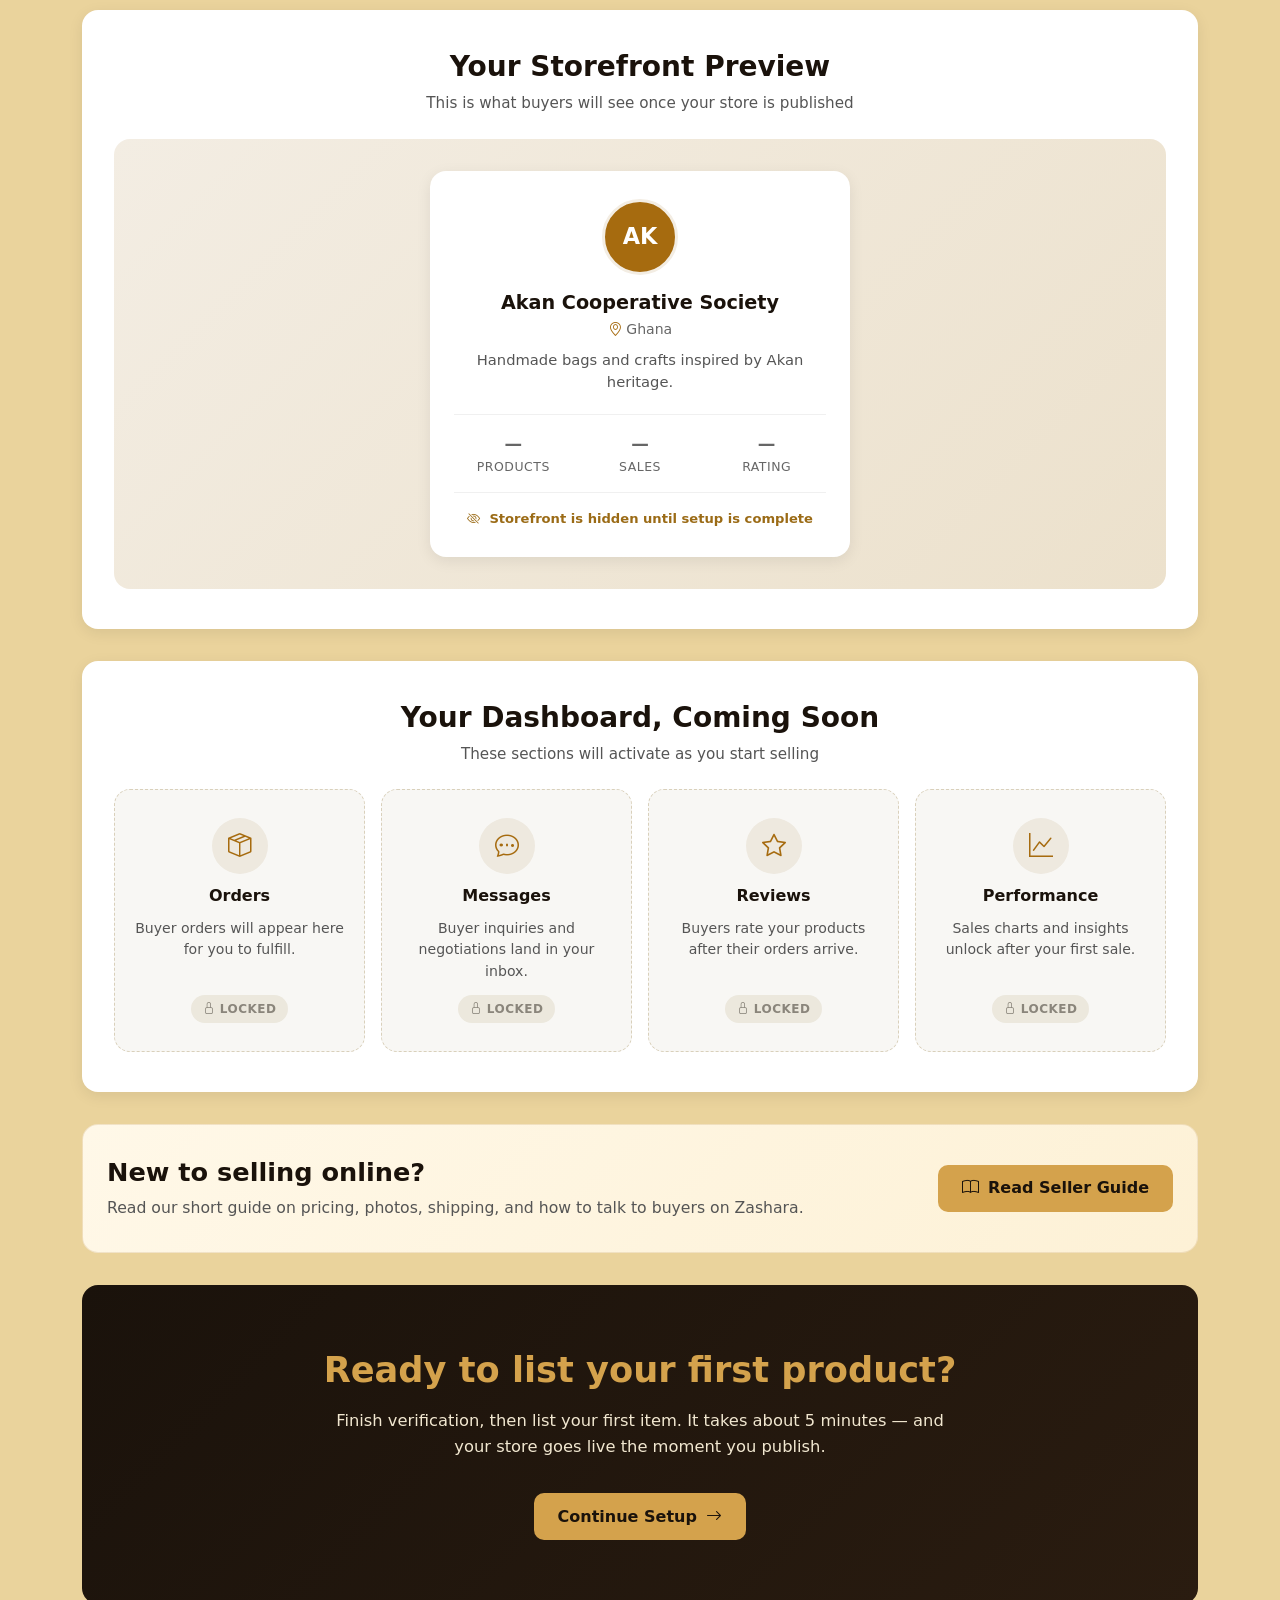
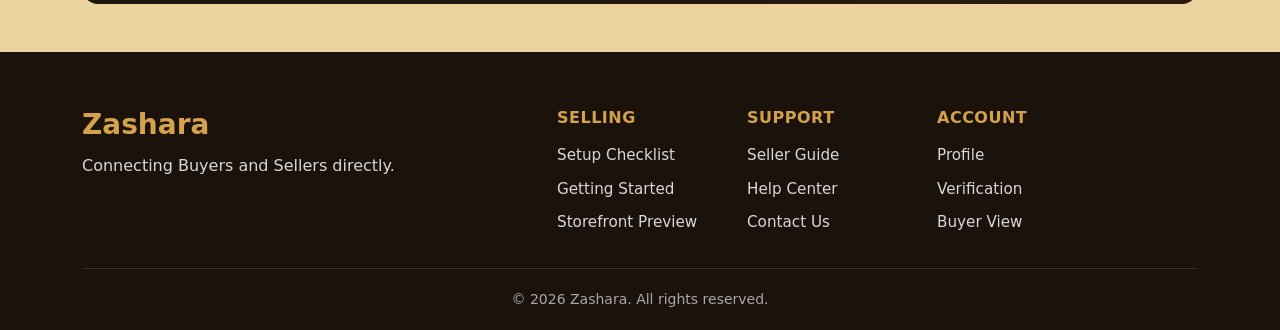
<file: seller-onboarding.html>
<!DOCTYPE html>
<html lang="en">
<head>
    <meta charset="UTF-8">
    <meta name="viewport" content="width=device-width, initial-scale=1.0">
    <title>Welcome to Zashara — Set Up Your Store</title>

    <link
        href="https://cdn.jsdelivr.net/npm/bootstrap@5.3.3/dist/css/bootstrap.min.css"
        rel="stylesheet"
    >
    <link
        rel="stylesheet"
        href="https://cdn.jsdelivr.net/npm/bootstrap-icons@1.11.3/font/bootstrap-icons.css"
    >
    <link rel="stylesheet" href="seller-onboarding.css">
</head>

<body>

    <!-- ================= HEADER ================= -->
    <header class="zashara-header sticky-top">
        <div class="container-fluid px-3 px-md-4">
            <div class="d-flex align-items-center justify-content-between py-2">

                <button
                    class="btn btn-link zashara-icon-btn d-lg-none"
                    type="button"
                    data-bs-toggle="offcanvas"
                    data-bs-target="#sellerMobileMenu"
                    aria-controls="sellerMobileMenu"
                    aria-label="Open menu"
                >
                    <i class="bi bi-list"></i>
                </button>

                <a href="#" class="zashara-logo d-flex align-items-center">
                    <img src="logo.png" alt="Zashara logo">
                </a>

                <nav class="d-none d-lg-flex align-items-center gap-4 zashara-desktop-nav">
                    <a href="#setup">Setup</a>
                    <a href="#tips">Tips</a>
                    <a href="#preview">Preview</a>
                    <a href="#guide">Seller Guide</a>
                </nav>

                <div class="d-flex align-items-center gap-2 gap-md-3">
                    <span class="zashara-setup-pill d-none d-md-inline-flex">
                        <i class="bi bi-circle-half"></i> Setup in progress
                    </span>

                    <button
                        class="btn btn-link zashara-icon-btn"
                        type="button"
                        aria-label="Help"
                    >
                        <i class="bi bi-question-circle"></i>
                    </button>

                    <div class="dropdown">
                        <button
                            class="btn btn-link zashara-avatar-btn"
                            type="button"
                            data-bs-toggle="dropdown"
                            aria-expanded="false"
                            aria-label="Account menu"
                        >
                            <span class="zashara-avatar-initials">AK</span>
                        </button>
                        <ul class="dropdown-menu dropdown-menu-end">
                            <li><a class="dropdown-item" href="#">My Profile</a></li>
                            <li><a class="dropdown-item" href="#">Account Settings</a></li>
                            <li><hr class="dropdown-divider"></li>
                            <li><a class="dropdown-item" href="index.html">Switch to Buyer View</a></li>
                        </ul>
                    </div>
                </div>
            </div>
        </div>
    </header>

    <!-- ============ MOBILE OFFCANVAS MENU ============ -->
    <div
        class="offcanvas offcanvas-start zashara-offcanvas"
        tabindex="-1"
        id="sellerMobileMenu"
        aria-labelledby="sellerMobileMenuLabel"
    >
        <div class="offcanvas-header">
            <h5 class="offcanvas-title" id="sellerMobileMenuLabel">Seller Menu</h5>
            <button
                type="button"
                class="btn-close"
                data-bs-dismiss="offcanvas"
                aria-label="Close"
            ></button>
        </div>
        <div class="offcanvas-body">
            <ul class="nav flex-column zashara-offcanvas-nav">
                <li class="nav-item"><a class="nav-link" href="#setup">Setup Checklist</a></li>
                <li class="nav-item"><a class="nav-link" href="#tips">Getting Started Tips</a></li>
                <li class="nav-item"><a class="nav-link" href="#preview">Storefront Preview</a></li>
                <li class="nav-item"><a class="nav-link" href="#guide">Seller Guide</a></li>
                <li class="nav-item"><a class="nav-link" href="index.html">Switch to Buyer View</a></li>
            </ul>
        </div>
    </div>

    <!-- ================= WELCOME HERO ================= -->
    <section class="zashara-onboarding-hero">
        <div class="container">
            <div class="row align-items-center g-4">
                <div class="col-12 col-lg-7">
                    <p class="zashara-hero-eyebrow">Welcome to Zashara</p>
                    <h1 class="zashara-hero-title">
                        Let's get your store ready, Akan Cooperative 👋
                    </h1>
                    <p class="zashara-hero-sub">
                        You're a few steps away from selling directly to buyers across Africa —
                        no middleman, no hidden fees. We'll walk you through it.
                    </p>

                    <div class="zashara-progress-wrap">
                        <div class="d-flex justify-content-between align-items-center mb-2">
                            <span class="zashara-progress-label">Store setup progress</span>
                            <span class="zashara-progress-value">40%</span>
                        </div>
                        <div class="zashara-progress">
                            <div
                                class="zashara-progress-bar"
                                role="progressbar"
                                style="width: 40%"
                                aria-valuenow="40"
                                aria-valuemin="0"
                                aria-valuemax="100"
                            ></div>
                        </div>
                        <p class="zashara-progress-hint">
                            Complete 5 steps to publish your storefront.
                        </p>
                    </div>
                </div>

                <div class="col-12 col-lg-5 text-center">
                    <img
                        src="hero.png"
                        alt="Illustration of a new Zashara seller"
                        class="zashara-hero-illustration img-fluid"
                    >
                </div>
            </div>
        </div>
    </section>

    <!-- ================= ONBOARDING CHECKLIST ================= -->
    <section class="zashara-section" id="setup">
        <div class="container">
            <div class="zashara-panel">
                <div class="d-flex flex-wrap justify-content-between align-items-center mb-4 gap-2">
                    <div>
                        <h2 class="zashara-section-title mb-1">Set Up Your Store</h2>
                        <p class="zashara-section-description mb-0">
                            Complete these steps to start selling
                        </p>
                    </div>
                    <span class="zashara-step-counter">2 of 5 complete</span>
                </div>

                <div class="zashara-checklist">

                    <!-- Step 1: DONE -->
                    <div class="zashara-checklist-item completed">
                        <div class="zashara-checklist-check">
                            <i class="bi bi-check-lg"></i>
                        </div>
                        <div class="zashara-checklist-body">
                            <h3>Create your seller account</h3>
                            <p>Your account is active and ready to go.</p>
                        </div>
                        <span class="zashara-checklist-badge done">Done</span>
                    </div>

                    <!-- Step 2: DONE -->
                    <div class="zashara-checklist-item completed">
                        <div class="zashara-checklist-check">
                            <i class="bi bi-check-lg"></i>
                        </div>
                        <div class="zashara-checklist-body">
                            <h3>Add your store details</h3>
                            <p>Store name, country, and description saved.</p>
                        </div>
                        <span class="zashara-checklist-badge done">Done</span>
                    </div>

                    <!-- Step 3: IN PROGRESS -->
                    <div class="zashara-checklist-item active">
                        <div class="zashara-checklist-check">
                            <i class="bi bi-3-circle-fill"></i>
                        </div>
                        <div class="zashara-checklist-body">
                            <h3>Verify your identity</h3>
                            <p>
                                Verify your ID so buyers can trust your store.
                                Takes about 2 minutes.
                            </p>
                        </div>
                        <button class="btn zashara-btn-primary btn-sm">
                            Verify Now
                        </button>
                    </div>

                    <!-- Step 4: LOCKED -->
                    <div class="zashara-checklist-item locked">
                        <div class="zashara-checklist-check">
                            <i class="bi bi-4-circle"></i>
                        </div>
                        <div class="zashara-checklist-body">
                            <h3>Add your first product</h3>
                            <p>List something to sell — photos, price, and a short description.</p>
                        </div>
                        <span class="zashara-checklist-lock">
                            <i class="bi bi-lock"></i>
                        </span>
                    </div>

                    <!-- Step 5: LOCKED -->
                    <div class="zashara-checklist-item locked">
                        <div class="zashara-checklist-check">
                            <i class="bi bi-5-circle"></i>
                        </div>
                        <div class="zashara-checklist-body">
                            <h3>Set up payouts</h3>
                            <p>Tell us where to send your earnings — mobile money or bank.</p>
                        </div>
                        <span class="zashara-checklist-lock">
                            <i class="bi bi-lock"></i>
                        </span>
                    </div>

                </div>

                <div class="zashara-checklist-footer">
                    <p class="mb-0">
                        <i class="bi bi-info-circle me-1"></i>
                        Complete each step to unlock the next one.
                    </p>
                </div>
            </div>
        </div>
    </section>

    <!-- ================= GETTING STARTED TIPS ================= -->
    <section class="zashara-section" id="tips">
        <div class="container">
            <div class="zashara-panel">
                <h2 class="zashara-section-title text-center">Getting Started Tips</h2>
                <p class="zashara-section-description text-center mb-4">
                    Three things every successful Zashara seller does first
                </p>

                <div class="row g-3">
                    <div class="col-12 col-md-4">
                        <div class="zashara-tip-card h-100">
                            <div class="zashara-tip-icon"><i class="bi bi-camera"></i></div>
                            <h3>Take great photos</h3>
                            <p>
                                Use natural light and shoot from a few angles.
                                Buyers trust clear, honest images.
                            </p>
                        </div>
                    </div>

                    <div class="col-12 col-md-4">
                        <div class="zashara-tip-card h-100">
                            <div class="zashara-tip-icon"><i class="bi bi-cash-stack"></i></div>
                            <h3>Price fairly</h3>
                            <p>
                                You set the price — no middleman fees on Zashara.
                                Make sure to include shipping.
                            </p>
                        </div>
                    </div>

                    <div class="col-12 col-md-4">
                        <div class="zashara-tip-card h-100">
                            <div class="zashara-tip-icon"><i class="bi bi-truck"></i></div>
                            <h3>Ship reliably</h3>
                            <p>
                                Confirm shipping times upfront. Fast, honest
                                communication earns trust and repeat buyers.
                            </p>
                        </div>
                    </div>
                </div>
            </div>
        </div>
    </section>

    <!-- ================= STOREFRONT PREVIEW ================= -->
    <section class="zashara-section" id="preview">
        <div class="container">
            <div class="zashara-panel">
                <h2 class="zashara-section-title text-center">Your Storefront Preview</h2>
                <p class="zashara-section-description text-center mb-4">
                    This is what buyers will see once your store is published
                </p>

                <div class="zashara-preview-frame">

                    <div class="zashara-preview-storefront">
                        <div class="zashara-preview-avatar">
                            <span>AK</span>
                        </div>
                        <h3>Akan Cooperative Society</h3>
                        <p class="zashara-preview-location">
                            <i class="bi bi-geo-alt"></i> Ghana
                        </p>
                        <p class="zashara-preview-tagline">
                            Handmade bags and crafts inspired by Akan heritage.
                        </p>

                        <div class="zashara-preview-stats">
                            <div>
                                <p class="zashara-preview-stat-value">—</p>
                                <p class="zashara-preview-stat-label">Products</p>
                            </div>
                            <div>
                                <p class="zashara-preview-stat-value">—</p>
                                <p class="zashara-preview-stat-label">Sales</p>
                            </div>
                            <div>
                                <p class="zashara-preview-stat-value">—</p>
                                <p class="zashara-preview-stat-label">Rating</p>
                            </div>
                        </div>

                        <p class="zashara-preview-hint">
                            <i class="bi bi-eye-slash"></i>
                            Storefront is hidden until setup is complete
                        </p>
                    </div>

                </div>
            </div>
        </div>
    </section>

    <!-- ================= EMPTY STATES SECTION ================= -->
    <section class="zashara-section">
        <div class="container">
            <div class="zashara-panel">
                <h2 class="zashara-section-title text-center">Your Dashboard, Coming Soon</h2>
                <p class="zashara-section-description text-center mb-4">
                    These sections will activate as you start selling
                </p>

                <div class="row g-3">

                    <div class="col-12 col-md-6 col-lg-3">
                        <div class="zashara-empty-card">
                            <div class="zashara-empty-icon">
                                <i class="bi bi-box-seam"></i>
                            </div>
                            <h3>Orders</h3>
                            <p>Buyer orders will appear here for you to fulfill.</p>
                            <span class="zashara-empty-lock">
                                <i class="bi bi-lock"></i> Locked
                            </span>
                        </div>
                    </div>

                    <div class="col-12 col-md-6 col-lg-3">
                        <div class="zashara-empty-card">
                            <div class="zashara-empty-icon">
                                <i class="bi bi-chat-dots"></i>
                            </div>
                            <h3>Messages</h3>
                            <p>Buyer inquiries and negotiations land in your inbox.</p>
                            <span class="zashara-empty-lock">
                                <i class="bi bi-lock"></i> Locked
                            </span>
                        </div>
                    </div>

                    <div class="col-12 col-md-6 col-lg-3">
                        <div class="zashara-empty-card">
                            <div class="zashara-empty-icon">
                                <i class="bi bi-star"></i>
                            </div>
                            <h3>Reviews</h3>
                            <p>Buyers rate your products after their orders arrive.</p>
                            <span class="zashara-empty-lock">
                                <i class="bi bi-lock"></i> Locked
                            </span>
                        </div>
                    </div>

                    <div class="col-12 col-md-6 col-lg-3">
                        <div class="zashara-empty-card">
                            <div class="zashara-empty-icon">
                                <i class="bi bi-graph-up"></i>
                            </div>
                            <h3>Performance</h3>
                            <p>Sales charts and insights unlock after your first sale.</p>
                            <span class="zashara-empty-lock">
                                <i class="bi bi-lock"></i> Locked
                            </span>
                        </div>
                    </div>

                </div>
            </div>
        </div>
    </section>

    <!-- ================= SELLER GUIDE ================= -->
    <section class="zashara-section" id="guide">
        <div class="container">
            <div class="zashara-guide">
                <div class="row align-items-center g-4">
                    <div class="col-12 col-lg-8">
                        <h2 class="zashara-guide-title">New to selling online?</h2>
                        <p class="zashara-guide-sub">
                            Read our short guide on pricing, photos, shipping, and how
                            to talk to buyers on Zashara.
                        </p>
                    </div>
                    <div class="col-12 col-lg-4 text-lg-end">
                        <button class="btn zashara-btn-cta">
                            <i class="bi bi-book me-1"></i> Read Seller Guide
                        </button>
                    </div>
                </div>
            </div>
        </div>
    </section>

    <!-- ================= FINAL CTA ================= -->
    <section class="zashara-section">
        <div class="container">
            <div class="zashara-cta">
                <div class="zashara-cta-content">
                    <h2>Ready to list your first product?</h2>
                    <p>
                        Finish verification, then list your first item. It takes about
                        5 minutes — and your store goes live the moment you publish.
                    </p>
                    <button class="btn zashara-btn-cta" id="continue-setup">
                        Continue Setup
                        <i class="bi bi-arrow-right ms-1"></i>
                    </button>
                </div>
            </div>
        </div>
    </section>

    <!-- ================= FOOTER ================= -->
    <footer class="zashara-footer">
        <div class="container">
            <div class="row g-4 pb-4">
                <div class="col-12 col-lg-4">
                    <h2 class="zashara-footer-brand">Zashara</h2>
                    <p class="zashara-footer-tagline">
                        Connecting Buyers and Sellers directly.
                    </p>
                </div>

                <div class="col-6 col-md-4 col-lg-2 offset-lg-1">
                    <h3 class="zashara-footer-heading">Selling</h3>
                    <ul class="zashara-footer-list">
                        <li><a href="#setup">Setup Checklist</a></li>
                        <li><a href="#tips">Getting Started</a></li>
                        <li><a href="#preview">Storefront Preview</a></li>
                    </ul>
                </div>

                <div class="col-6 col-md-4 col-lg-2">
                    <h3 class="zashara-footer-heading">Support</h3>
                    <ul class="zashara-footer-list">
                        <li><a href="#guide">Seller Guide</a></li>
                        <li><a href="#">Help Center</a></li>
                        <li><a href="#">Contact Us</a></li>
                    </ul>
                </div>

                <div class="col-6 col-md-4 col-lg-2">
                    <h3 class="zashara-footer-heading">Account</h3>
                    <ul class="zashara-footer-list">
                        <li><a href="#">Profile</a></li>
                        <li><a href="#">Verification</a></li>
                        <li><a href="index.html">Buyer View</a></li>
                    </ul>
                </div>
            </div>

            <div class="zashara-footer-bottom">
                <p>© 2026 Zashara. All rights reserved.</p>
            </div>
        </div>
    </footer>

    <script src="https://cdn.jsdelivr.net/npm/bootstrap@5.3.3/dist/js/bootstrap.bundle.min.js"></script>
    <script src="seller-onboarding.js"></script>
</body>
</html>
</file>
<file: seller-dashboard.css>
/* =========================================================
   ZASHARA SELLER DASHBOARD — Newly-Live Seller
   Shares tokens with the onboarding + buyer pages.
   ========================================================= */

:root
{
    --zashara-sand:        #ead39c;
    --zashara-sand-light:  #f8f7f4;

    --zashara-gold:        #a66b0f;
    --zashara-gold-dark:   #8a5809;
    --zashara-gold-light:  #d4a24c;
    --zashara-gold-soft:   #9b6b16;

    --zashara-ink:         #1a120b;
    --zashara-text:        #1a1a1a;
    --zashara-text-muted:  #555555;
    --zashara-text-soft:   #666666;

    --zashara-success:     #2f8f4e;
    --zashara-info:        #2b7bb9;
    --zashara-warning:     #c98a00;

    --zashara-radius:      16px;
    --zashara-radius-sm:   12px;

    --zashara-shadow:      0 4px 15px rgba(0, 0, 0, 0.08);
    --zashara-shadow-lg:   0 12px 28px rgba(0, 0, 0, 0.14);
}

body
{
    font-family: system-ui, -apple-system, "Segoe UI", Arial, sans-serif;
    background-color: var(--zashara-sand);
    color: var(--zashara-text);
}

html { scroll-behavior: smooth; }

a:focus-visible,
button:focus-visible
{
    outline: 3px solid var(--zashara-gold);
    outline-offset: 2px;
    border-radius: 6px;
}

/* =========================================================
   HEADER
   ========================================================= */
.zashara-header
{
    background-color: rgba(234, 211, 156, 0.92);
    backdrop-filter: blur(8px);
    border-bottom: 1px solid rgba(0, 0, 0, 0.05);
    z-index: 1030;
}

.zashara-logo img
{
    width: 70px;
    height: 70px;
    object-fit: contain;
}

@media (min-width: 992px)
{
    .zashara-logo img { width: 90px; height: 90px; }
}

.zashara-icon-btn
{
    font-size: 1.4rem;
    color: var(--zashara-ink);
    padding: 0.25rem 0.5rem;
    text-decoration: none;
    border-radius: 8px;
    transition: transform 0.2s ease, color 0.2s ease;
}

.zashara-icon-btn:hover
{
    color: var(--zashara-gold);
    transform: scale(1.08);
}

.zashara-badge
{
    position: absolute;
    top: -2px;
    right: -4px;
    background-color: var(--zashara-gold);
    color: #fff;
    font-size: 0.65rem;
    font-weight: 700;
    padding: 2px 6px;
    border-radius: 999px;
    line-height: 1;
}

.zashara-desktop-nav a
{
    color: var(--zashara-ink);
    font-weight: 600;
    text-decoration: none;
    font-size: 0.95rem;
    transition: color 0.2s ease;
}

.zashara-desktop-nav a:hover { color: var(--zashara-gold); }

.zashara-live-pill
{
    display: inline-flex;
    align-items: center;
    gap: 0.4rem;
    background-color: rgba(47, 143, 78, 0.12);
    color: var(--zashara-success);
    font-weight: 700;
    font-size: 0.82rem;
    padding: 0.4rem 0.85rem;
    border-radius: 999px;
}

.zashara-live-dot
{
    width: 8px;
    height: 8px;
    background-color: var(--zashara-success);
    border-radius: 50%;
    box-shadow: 0 0 0 3px rgba(47, 143, 78, 0.2);
    animation: zashara-pulse 2.4s ease-in-out infinite;
}

@keyframes zashara-pulse
{
    0%, 100% { box-shadow: 0 0 0 3px rgba(47, 143, 78, 0.2); }
    50%      { box-shadow: 0 0 0 6px rgba(47, 143, 78, 0.08); }
}

.zashara-avatar-btn
{
    padding: 0;
    border: none;
    background: transparent;
}

.zashara-avatar-initials
{
    display: inline-flex;
    align-items: center;
    justify-content: center;
    width: 40px;
    height: 40px;
    background-color: var(--zashara-gold);
    color: #ffffff;
    font-weight: 700;
    font-size: 0.9rem;
    border-radius: 50%;
    border: 2px solid rgba(0, 0, 0, 0.08);
}

/* Offcanvas */
.zashara-offcanvas { background-color: var(--zashara-sand-light); }

.zashara-offcanvas-nav .nav-link
{
    color: var(--zashara-ink);
    font-weight: 600;
    font-size: 1.05rem;
    padding: 0.75rem 0.5rem;
    border-bottom: 1px solid rgba(0, 0, 0, 0.06);
}

.zashara-offcanvas-nav .nav-link:hover { color: var(--zashara-gold); }

/* =========================================================
   BUTTONS
   ========================================================= */
.zashara-btn-primary,
.zashara-btn-cta
{
    background-color: var(--zashara-gold);
    border: none;
    color: #ffffff;
    font-weight: 700;
    font-size: 1rem;
    padding: 0.7rem 1.5rem;
    border-radius: 10px;
    transition: background-color 0.25s ease, transform 0.25s ease;
}

.zashara-btn-primary:hover
{
    background-color: var(--zashara-gold-dark);
    color: #ffffff;
    transform: translateY(-2px);
}

.zashara-btn-primary.btn-sm,
.zashara-btn-outline.btn-sm
{
    padding: 0.45rem 1rem;
    font-size: 0.85rem;
    border-radius: 8px;
}

.zashara-btn-outline
{
    background-color: transparent;
    border: 2px solid var(--zashara-gold);
    color: var(--zashara-gold);
    font-weight: 700;
    font-size: 0.95rem;
    padding: 0.6rem 1.3rem;
    border-radius: 10px;
    transition: all 0.25s ease;
}

.zashara-btn-outline:hover
{
    background-color: var(--zashara-gold);
    color: #ffffff;
}

.zashara-btn-cta
{
    background-color: var(--zashara-gold-light);
    color: var(--zashara-ink);
}

.zashara-btn-cta:hover
{
    background-color: #e6b862;
    color: var(--zashara-ink);
    transform: translateY(-2px);
}

/* =========================================================
   WELCOME / LIVE BANNER
   ========================================================= */
.zashara-welcome
{
    padding: 1.5rem 0 0.5rem;
}

.zashara-welcome-card
{
    background: linear-gradient(135deg, #fff8e8 0%, #fdf1d6 100%);
    border: 1px solid rgba(166, 107, 15, 0.15);
    border-radius: var(--zashara-radius);
    padding: 2rem 1.5rem;
    box-shadow: var(--zashara-shadow);
}

@media (min-width: 768px)
{
    .zashara-welcome-card { padding: 2.25rem 2rem; }
}

.zashara-live-badge
{
    display: inline-flex;
    align-items: center;
    gap: 0.4rem;
    background-color: rgba(47, 143, 78, 0.12);
    color: var(--zashara-success);
    font-weight: 700;
    font-size: 0.82rem;
    padding: 0.4rem 0.85rem;
    border-radius: 999px;
    margin-bottom: 1rem;
}

.zashara-welcome-title
{
    font-size: clamp(1.5rem, 3.2vw, 2.1rem);
    font-weight: 800;
    line-height: 1.2;
    color: var(--zashara-ink);
    margin-bottom: 0.75rem;
}

.zashara-welcome-sub
{
    font-size: 1rem;
    line-height: 1.6;
    color: var(--zashara-text-muted);
    max-width: 580px;
    margin-bottom: 1.5rem;
}

.zashara-welcome-sub strong { color: var(--zashara-ink); }

.zashara-welcome-actions
{
    display: flex;
    flex-wrap: wrap;
    gap: 0.75rem;
}

.zashara-launch-graphic
{
    width: 140px;
    height: 140px;
    display: inline-flex;
    align-items: center;
    justify-content: center;
    background-color: rgba(166, 107, 15, 0.1);
    color: var(--zashara-gold);
    border-radius: 50%;
    font-size: 4rem;
    margin: 0 auto;
}

/* =========================================================
   KPI STRIP
   ========================================================= */
.zashara-kpi-section
{
    padding: 1rem 0;
}

.zashara-kpi-card
{
    display: flex;
    align-items: flex-start;
    gap: 1rem;
    background-color: #ffffff;
    border-radius: var(--zashara-radius);
    padding: 1.25rem;
    box-shadow: var(--zashara-shadow);
    height: 100%;
    transition: transform 0.25s ease, box-shadow 0.25s ease;
}

.zashara-kpi-card:hover
{
    transform: translateY(-3px);
    box-shadow: var(--zashara-shadow-lg);
}

.zashara-kpi-icon
{
    flex-shrink: 0;
    width: 48px;
    height: 48px;
    display: flex;
    align-items: center;
    justify-content: center;
    background-color: #f3ede3;
    color: var(--zashara-gold);
    border-radius: 12px;
    font-size: 1.4rem;
}

.zashara-kpi-label
{
    font-size: 0.78rem;
    color: var(--zashara-text-soft);
    font-weight: 600;
    text-transform: uppercase;
    letter-spacing: 0.5px;
    margin: 0 0 0.25rem;
}

.zashara-kpi-value
{
    font-size: 1.5rem;
    font-weight: 800;
    color: var(--zashara-ink);
    margin: 0 0 0.25rem;
    line-height: 1.1;
}

.zashara-kpi-trend
{
    font-size: 0.78rem;
    font-weight: 600;
    margin: 0;
}

.zashara-kpi-trend.up      { color: var(--zashara-success); }
.zashara-kpi-trend.warn    { color: var(--zashara-warning); }
.zashara-kpi-trend.neutral { color: var(--zashara-text-soft); }

/* =========================================================
   PANELS / SECTION SHELL
   ========================================================= */
.zashara-section { padding: 1rem 0; }

.zashara-panel
{
    background-color: #ffffff;
    border-radius: var(--zashara-radius);
    padding: 2rem 1.25rem;
    box-shadow: var(--zashara-shadow);
}

@media (min-width: 768px)
{
    .zashara-panel { padding: 2.5rem 2rem; }
}

.zashara-section-title
{
    font-size: clamp(1.3rem, 3vw, 1.75rem);
    font-weight: 800;
    color: var(--zashara-ink);
}

.zashara-section-description
{
    font-size: 0.95rem;
    color: var(--zashara-text-muted);
}

.zashara-step-counter
{
    font-size: 0.85rem;
    font-weight: 700;
    color: var(--zashara-gold);
    background-color: rgba(166, 107, 15, 0.12);
    padding: 0.4rem 0.85rem;
    border-radius: 999px;
}

/* =========================================================
   NEXT STEPS CHECKLIST
   ========================================================= */
.zashara-checklist
{
    display: flex;
    flex-direction: column;
    gap: 0.75rem;
}

.zashara-checklist-item
{
    display: flex;
    align-items: center;
    gap: 1rem;
    padding: 1.1rem 1.25rem;
    background-color: var(--zashara-sand-light);
    border-radius: var(--zashara-radius);
    border-left: 4px solid transparent;
    transition: transform 0.2s ease, box-shadow 0.2s ease, border-color 0.2s ease;
}

.zashara-checklist-item.active
{
    background-color: #fff8e9;
    border-left-color: var(--zashara-gold);
    box-shadow: 0 6px 18px rgba(166, 107, 15, 0.15);
}

.zashara-checklist-item.completed
{
    background-color: #f1f8f1;
    border-left-color: var(--zashara-success);
}

.zashara-checklist-check
{
    flex-shrink: 0;
    width: 44px;
    height: 44px;
    display: flex;
    align-items: center;
    justify-content: center;
    border-radius: 50%;
    font-size: 1.1rem;
    font-weight: 700;
    background-color: #eee9df;
    color: var(--zashara-gold);
}

.zashara-checklist-item.active .zashara-checklist-check
{
    background-color: var(--zashara-gold);
    color: #ffffff;
}

.zashara-checklist-item.completed .zashara-checklist-check
{
    background-color: var(--zashara-success);
    color: #ffffff;
}

.zashara-checklist-body
{
    flex: 1;
    min-width: 0;
}

.zashara-checklist-body h3
{
    font-size: 1.05rem;
    font-weight: 700;
    margin: 0 0 0.25rem;
    color: var(--zashara-ink);
}

.zashara-checklist-body p
{
    font-size: 0.9rem;
    color: var(--zashara-text-muted);
    margin: 0;
    line-height: 1.5;
}

.zashara-checklist-badge
{
    font-size: 0.75rem;
    font-weight: 700;
    text-transform: uppercase;
    letter-spacing: 0.5px;
    padding: 0.3rem 0.75rem;
    border-radius: 999px;
}

.zashara-checklist-badge.done
{
    background-color: rgba(47, 143, 78, 0.15);
    color: var(--zashara-success);
}

/* =========================================================
   ORDER CARDS
   ========================================================= */
.zashara-order-card
{
    position: relative;
    background-color: var(--zashara-sand-light);
    border-radius: var(--zashara-radius);
    padding: 1.25rem;
    height: 100%;
    border: 1px solid rgba(0, 0, 0, 0.04);
    transition: transform 0.25s ease, box-shadow 0.25s ease;
}

.zashara-order-card:hover
{
    transform: translateY(-3px);
    box-shadow: var(--zashara-shadow-lg);
}

.zashara-order-card--first
{
    border: 2px solid rgba(166, 107, 15, 0.35);
    background: linear-gradient(180deg, #fff9ec 0%, #fdf3dd 100%);
}

.zashara-first-order-badge
{
    position: absolute;
    top: -12px;
    right: 16px;
    background-color: var(--zashara-gold);
    color: #ffffff;
    font-size: 0.72rem;
    font-weight: 700;
    text-transform: uppercase;
    letter-spacing: 0.5px;
    padding: 0.3rem 0.75rem;
    border-radius: 999px;
    box-shadow: 0 4px 10px rgba(166, 107, 15, 0.35);
    display: inline-flex;
    align-items: center;
    gap: 0.3rem;
}

.zashara-order-id
{
    font-family: ui-monospace, "SF Mono", Menlo, monospace;
    font-size: 0.8rem;
    color: var(--zashara-text-soft);
    font-weight: 600;
}

.zashara-status-pill
{
    font-size: 0.75rem;
    font-weight: 700;
    padding: 0.25rem 0.7rem;
    border-radius: 999px;
    text-transform: uppercase;
    letter-spacing: 0.5px;
}

.zashara-status-pill.pending
{
    background-color: rgba(201, 138, 0, 0.15);
    color: var(--zashara-warning);
}

.zashara-order-thumb
{
    width: 64px;
    height: 64px;
    border-radius: 10px;
    object-fit: cover;
    background-color: #ece6d8;
    flex-shrink: 0;
}

.zashara-order-product
{
    font-size: 1rem;
    font-weight: 700;
    margin: 0 0 0.3rem;
}

.zashara-order-buyer,
.zashara-order-location
{
    font-size: 0.85rem;
    color: var(--zashara-text-soft);
    margin: 0 0 0.2rem;
}

.zashara-order-total
{
    font-size: 1.2rem;
    font-weight: 800;
    color: var(--zashara-gold);
}

.zashara-order-tip
{
    background-color: rgba(166, 107, 15, 0.08);
    border-radius: var(--zashara-radius-sm);
    padding: 0.7rem 0.9rem;
    font-size: 0.85rem;
    color: var(--zashara-gold-soft);
    margin-bottom: 1rem;
    display: flex;
    align-items: flex-start;
    gap: 0.5rem;
    line-height: 1.5;
}

.zashara-order-tip i { flex-shrink: 0; margin-top: 2px; }

/* Order help card */
.zashara-order-help
{
    background-color: var(--zashara-sand-light);
    border-radius: var(--zashara-radius);
    padding: 1.5rem;
    display: flex;
    flex-direction: column;
    gap: 1rem;
}

.zashara-order-help-icon
{
    width: 52px;
    height: 52px;
    display: flex;
    align-items: center;
    justify-content: center;
    background-color: #f3ede3;
    color: var(--zashara-gold);
    border-radius: 12px;
    font-size: 1.5rem;
}

.zashara-order-help h3
{
    font-size: 1.1rem;
    font-weight: 700;
    margin: 0;
    color: var(--zashara-ink);
}

.zashara-order-help-list
{
    list-style: none;
    padding: 0;
    margin: 0;
    display: flex;
    flex-direction: column;
    gap: 0.6rem;
}

.zashara-order-help-list li
{
    display: flex;
    gap: 0.5rem;
    font-size: 0.9rem;
    color: var(--zashara-text-muted);
    line-height: 1.55;
}

.zashara-order-help-list i
{
    color: var(--zashara-success);
    font-weight: 800;
    flex-shrink: 0;
    margin-top: 2px;
}

.zashara-order-help .btn { align-self: flex-start; }

/* =========================================================
   PRODUCT CARDS
   ========================================================= */
.zashara-product-card
{
    display: flex;
    flex-direction: column;
    background-color: var(--zashara-sand-light);
    border-radius: var(--zashara-radius);
    overflow: hidden;
    box-shadow: var(--zashara-shadow);
    transition: transform 0.25s ease, box-shadow 0.25s ease;
}

.zashara-product-card:hover
{
    transform: translateY(-5px);
    box-shadow: var(--zashara-shadow-lg);
}

.zashara-product-image
{
    position: relative;
    width: 100%;
    aspect-ratio: 4 / 3;
    overflow: hidden;
    background-color: #ece6d8;
}

.zashara-product-image img
{
    width: 100%;
    height: 100%;
    object-fit: cover;
    display: block;
}

.zashara-product-status
{
    position: absolute;
    top: 10px;
    left: 10px;
    font-size: 0.7rem;
    font-weight: 700;
    text-transform: uppercase;
    letter-spacing: 0.5px;
    padding: 0.25rem 0.7rem;
    border-radius: 999px;
}

.zashara-product-status.live
{
    background-color: rgba(47, 143, 78, 0.9);
    color: #ffffff;
}

.zashara-product-body
{
    display: flex;
    flex-direction: column;
    gap: 0.4rem;
    padding: 1.25rem;
    flex: 1;
}

.zashara-product-body h3
{
    font-size: 1.15rem;
    font-weight: 700;
    margin: 0;
}

.zashara-product-price
{
    font-size: 1.25rem;
    font-weight: 800;
    color: var(--zashara-gold);
    margin: 0;
}

.zashara-product-meta
{
    display: flex;
    gap: 1rem;
    font-size: 0.82rem;
    color: var(--zashara-text-soft);
    margin-bottom: 0.5rem;
}

.zashara-product-meta i { margin-right: 0.25rem; }

.zashara-product-actions
{
    display: flex;
    gap: 0.5rem;
    margin-top: auto;
}

.zashara-product-actions .btn { flex: 1; }

/* Add product card */
.zashara-add-product-card
{
    display: flex;
    flex-direction: column;
    align-items: center;
    justify-content: center;
    text-align: center;
    gap: 0.75rem;
    padding: 2rem 1.5rem;
    background-color: transparent;
    border: 2px dashed #d9d0bb;
    border-radius: var(--zashara-radius);
    cursor: pointer;
    color: var(--zashara-text-muted);
    transition: all 0.25s ease;
    min-height: 280px;
}

.zashara-add-product-card:hover
{
    border-color: var(--zashara-gold);
    color: var(--zashara-gold);
    background-color: rgba(166, 107, 15, 0.03);
    transform: translateY(-3px);
}

.zashara-add-product-icon
{
    width: 60px;
    height: 60px;
    display: flex;
    align-items: center;
    justify-content: center;
    background-color: #f3ede3;
    color: var(--zashara-gold);
    border-radius: 50%;
    font-size: 1.6rem;
    transition: transform 0.25s ease;
}

.zashara-add-product-card:hover .zashara-add-product-icon
{
    transform: scale(1.1);
}

.zashara-add-product-card h3
{
    font-size: 1.05rem;
    font-weight: 700;
    margin: 0;
    color: inherit;
}

.zashara-add-product-card p
{
    font-size: 0.88rem;
    line-height: 1.55;
    margin: 0;
    max-width: 240px;
}

/* =========================================================
   PROMOTE SECTION
   ========================================================= */
.zashara-promote-eyebrow
{
    display: inline-block;
    font-size: 0.78rem;
    font-weight: 700;
    text-transform: uppercase;
    letter-spacing: 1px;
    color: var(--zashara-gold-soft);
    margin-bottom: 0.5rem;
}

.zashara-share-link
{
    display: flex;
    align-items: center;
    gap: 0.75rem;
    background-color: var(--zashara-sand-light);
    border: 1.5px solid #e3d9c2;
    border-radius: var(--zashara-radius-sm);
    padding: 0.75rem 1rem;
    margin-bottom: 1rem;
}

.zashara-share-link i
{
    color: var(--zashara-gold);
    font-size: 1.3rem;
    flex-shrink: 0;
}

.zashara-share-link span
{
    flex: 1;
    font-family: ui-monospace, "SF Mono", Menlo, monospace;
    font-size: 0.9rem;
    color: var(--zashara-text-muted);
    overflow: hidden;
    text-overflow: ellipsis;
    white-space: nowrap;
    min-width: 0;
}

.zashara-share-options
{
    display: flex;
    flex-wrap: wrap;
    gap: 0.5rem;
}

.zashara-share-option
{
    background-color: transparent;
    border: 1.5px solid #e3d9c2;
    color: var(--zashara-text-muted);
    font-weight: 600;
    font-size: 0.85rem;
    padding: 0.5rem 0.95rem;
    border-radius: 999px;
    cursor: pointer;
    display: inline-flex;
    align-items: center;
    gap: 0.4rem;
    transition: all 0.2s ease;
}

.zashara-share-option:hover
{
    border-color: var(--zashara-gold);
    color: var(--zashara-gold);
    background-color: rgba(166, 107, 15, 0.05);
}

.zashara-promote-card
{
    background: linear-gradient(135deg, #fff8e8 0%, #fdf1d6 100%);
    border: 1px solid rgba(166, 107, 15, 0.15);
    border-radius: var(--zashara-radius);
    padding: 1.75rem 1.5rem;
    height: 100%;
    display: flex;
    flex-direction: column;
    gap: 0.75rem;
}

.zashara-promote-icon
{
    width: 56px;
    height: 56px;
    display: flex;
    align-items: center;
    justify-content: center;
    background-color: var(--zashara-gold);
    color: #ffffff;
    border-radius: 14px;
    font-size: 1.6rem;
}

.zashara-promote-card h3
{
    font-size: 1.1rem;
    font-weight: 800;
    margin: 0;
    color: var(--zashara-ink);
    line-height: 1.35;
}

.zashara-promote-card p
{
    font-size: 0.92rem;
    color: var(--zashara-text-muted);
    line-height: 1.6;
    margin: 0;
}

/* =========================================================
   EMPTY STATES (messages + reviews)
   ========================================================= */
.zashara-empty-state
{
    display: flex;
    flex-direction: column;
    align-items: center;
    text-align: center;
    gap: 0.85rem;
    padding: 2.5rem 1.5rem;
    background-color: var(--zashara-sand-light);
    border: 1.5px dashed #d9d0bb;
    border-radius: var(--zashara-radius);
    max-width: 620px;
    margin: 0 auto;
}

.zashara-empty-state-icon
{
    width: 72px;
    height: 72px;
    display: flex;
    align-items: center;
    justify-content: center;
    background-color: #eee9df;
    color: var(--zashara-gold);
    border-radius: 50%;
    font-size: 2rem;
    margin-bottom: 0.5rem;
}

.zashara-empty-state h3
{
    font-size: 1.15rem;
    font-weight: 700;
    margin: 0;
    color: var(--zashara-ink);
}

.zashara-empty-state p
{
    font-size: 0.93rem;
    color: var(--zashara-text-muted);
    line-height: 1.6;
    margin: 0;
    max-width: 460px;
}

.zashara-review-preview
{
    margin-top: 0.75rem;
    padding-top: 1rem;
    border-top: 1px solid rgba(0, 0, 0, 0.06);
    width: 100%;
    display: flex;
    flex-direction: column;
    align-items: center;
    gap: 0.4rem;
}

.zashara-review-stars
{
    display: flex;
    gap: 0.2rem;
    font-size: 1.2rem;
}

.zashara-review-stars.muted { color: #c9c1af; }

.zashara-review-placeholder
{
    font-size: 0.82rem;
    color: var(--zashara-text-soft);
    margin: 0;
    font-style: italic;
}

/* =========================================================
   SELLER GUIDE BANNER
   ========================================================= */
.zashara-guide
{
    background: linear-gradient(135deg, #fff8e8 0%, #fdf1d6 100%);
    border: 1px solid rgba(166, 107, 15, 0.15);
    border-radius: var(--zashara-radius);
    padding: 2rem 1.5rem;
}

.zashara-guide-title
{
    font-size: clamp(1.25rem, 2.8vw, 1.6rem);
    font-weight: 800;
    color: var(--zashara-ink);
    margin-bottom: 0.5rem;
}

.zashara-guide-sub
{
    font-size: 0.98rem;
    color: var(--zashara-text-muted);
    line-height: 1.6;
    margin: 0;
}

/* =========================================================
   FOOTER
   ========================================================= */
.zashara-footer
{
    background-color: var(--zashara-ink);
    color: #ffffff;
    padding: 3.5rem 0 1.25rem;
    margin-top: 2rem;
}

.zashara-footer-brand
{
    color: var(--zashara-gold-light);
    font-weight: 800;
    font-size: 1.75rem;
    margin-bottom: 0.75rem;
}

.zashara-footer-tagline
{
    color: #d8d8d8;
    line-height: 1.6;
    margin: 0;
}

.zashara-footer-heading
{
    color: var(--zashara-gold-light);
    font-size: 1rem;
    font-weight: 700;
    margin-bottom: 1rem;
    text-transform: uppercase;
    letter-spacing: 0.5px;
}

.zashara-footer-list
{
    list-style: none;
    padding: 0;
    margin: 0;
}

.zashara-footer-list li { margin-bottom: 0.6rem; }

.zashara-footer-list a
{
    color: #d8d8d8;
    text-decoration: none;
    font-size: 0.95rem;
    transition: color 0.2s ease;
}

.zashara-footer-list a:hover { color: var(--zashara-gold-light); }

.zashara-footer-bottom
{
    border-top: 1px solid #3a2a18;
    padding-top: 1.25rem;
    text-align: center;
}

.zashara-footer-bottom p
{
    color: #a8a8a8;
    font-size: 0.875rem;
    margin: 0;
}

/* =========================================================
   REDUCED MOTION
   ========================================================= */
@media (prefers-reduced-motion: reduce)
{
    *,
    *::before,
    *::after
    {
        animation-duration: 0.01ms !important;
        transition-duration: 0.01ms !important;
        scroll-behavior: auto !important;
    }
}
</file>
<file: seller-onboarding.css>
/* =========================================================
   ZASHARA SELLER — NEW SELLER ONBOARDING
   Shares tokens with the other Zashara pages.
   ========================================================= */

:root
{
    --zashara-sand:        #ead39c;
    --zashara-sand-light:  #f8f7f4;

    --zashara-gold:        #a66b0f;
    --zashara-gold-dark:   #8a5809;
    --zashara-gold-light:  #d4a24c;
    --zashara-gold-soft:   #9b6b16;

    --zashara-ink:         #1a120b;
    --zashara-text:        #1a1a1a;
    --zashara-text-muted:  #555555;
    --zashara-text-soft:   #666666;

    --zashara-success:     #2f8f4e;
    --zashara-info:        #2b7bb9;

    --zashara-radius:      16px;
    --zashara-radius-sm:   12px;

    --zashara-shadow:      0 4px 15px rgba(0, 0, 0, 0.08);
    --zashara-shadow-lg:   0 12px 28px rgba(0, 0, 0, 0.14);
}

body
{
    font-family: system-ui, -apple-system, "Segoe UI", Arial, sans-serif;
    background-color: var(--zashara-sand);
    color: var(--zashara-text);
}

html { scroll-behavior: smooth; }

a:focus-visible,
button:focus-visible
{
    outline: 3px solid var(--zashara-gold);
    outline-offset: 2px;
    border-radius: 6px;
}

/* =========================================================
   HEADER
   ========================================================= */
.zashara-header
{
    background-color: rgba(234, 211, 156, 0.92);
    backdrop-filter: blur(8px);
    border-bottom: 1px solid rgba(0, 0, 0, 0.05);
    z-index: 1030;
}

.zashara-logo img
{
    width: 70px;
    height: 70px;
    object-fit: contain;
}

@media (min-width: 992px)
{
    .zashara-logo img { width: 90px; height: 90px; }
}

.zashara-icon-btn
{
    font-size: 1.4rem;
    color: var(--zashara-ink);
    padding: 0.25rem 0.5rem;
    text-decoration: none;
    border-radius: 8px;
    transition: transform 0.2s ease, color 0.2s ease;
}

.zashara-icon-btn:hover
{
    color: var(--zashara-gold);
    transform: scale(1.08);
}

.zashara-desktop-nav a
{
    color: var(--zashara-ink);
    font-weight: 600;
    text-decoration: none;
    font-size: 0.95rem;
    transition: color 0.2s ease;
}

.zashara-desktop-nav a:hover { color: var(--zashara-gold); }

.zashara-setup-pill
{
    display: inline-flex;
    align-items: center;
    gap: 0.4rem;
    background-color: rgba(166, 107, 15, 0.12);
    color: var(--zashara-gold-soft);
    font-weight: 700;
    font-size: 0.82rem;
    padding: 0.4rem 0.85rem;
    border-radius: 999px;
}

.zashara-avatar-btn
{
    padding: 0;
    border: none;
    background: transparent;
}

.zashara-avatar-initials
{
    display: inline-flex;
    align-items: center;
    justify-content: center;
    width: 40px;
    height: 40px;
    background-color: var(--zashara-gold);
    color: #ffffff;
    font-weight: 700;
    font-size: 0.9rem;
    border-radius: 50%;
    border: 2px solid rgba(0, 0, 0, 0.08);
}

/* Offcanvas */
.zashara-offcanvas { background-color: var(--zashara-sand-light); }

.zashara-offcanvas-nav .nav-link
{
    color: var(--zashara-ink);
    font-weight: 600;
    font-size: 1.05rem;
    padding: 0.75rem 0.5rem;
    border-bottom: 1px solid rgba(0, 0, 0, 0.06);
}

.zashara-offcanvas-nav .nav-link:hover { color: var(--zashara-gold); }

/* =========================================================
   BUTTONS
   ========================================================= */
.zashara-btn-primary,
.zashara-btn-cta
{
    background-color: var(--zashara-gold);
    border: none;
    color: #ffffff;
    font-weight: 700;
    font-size: 1rem;
    padding: 0.7rem 1.5rem;
    border-radius: 10px;
    transition: background-color 0.25s ease, transform 0.25s ease;
}

.zashara-btn-primary:hover
{
    background-color: var(--zashara-gold-dark);
    color: #ffffff;
    transform: translateY(-2px);
}

.zashara-btn-primary.btn-sm
{
    padding: 0.45rem 1rem;
    font-size: 0.85rem;
    border-radius: 8px;
}

.zashara-btn-cta
{
    background-color: var(--zashara-gold-light);
    color: var(--zashara-ink);
}

.zashara-btn-cta:hover
{
    background-color: #e6b862;
    color: var(--zashara-ink);
    transform: translateY(-2px);
}

/* =========================================================
   WELCOME HERO
   ========================================================= */
.zashara-onboarding-hero
{
    padding: 2rem 0 1rem;
}

.zashara-hero-eyebrow
{
    font-size: 0.85rem;
    font-weight: 700;
    text-transform: uppercase;
    letter-spacing: 1px;
    color: var(--zashara-gold-soft);
    margin-bottom: 0.5rem;
}

.zashara-hero-title
{
    font-size: clamp(1.6rem, 3.6vw, 2.4rem);
    font-weight: 800;
    line-height: 1.2;
    color: var(--zashara-ink);
    margin-bottom: 0.75rem;
}

.zashara-hero-sub
{
    font-size: 1.05rem;
    line-height: 1.6;
    color: var(--zashara-text-muted);
    max-width: 560px;
    margin-bottom: 1.5rem;
}

.zashara-hero-illustration
{
    max-width: 340px;
    border-radius: 24px;
    box-shadow: var(--zashara-shadow-lg);
}

/* Progress bar */
.zashara-progress-wrap
{
    background-color: rgba(255, 255, 255, 0.6);
    border-radius: var(--zashara-radius);
    padding: 1.1rem 1.25rem;
    max-width: 520px;
    box-shadow: var(--zashara-shadow);
}

.zashara-progress-label
{
    font-size: 0.85rem;
    font-weight: 700;
    text-transform: uppercase;
    letter-spacing: 0.5px;
    color: var(--zashara-text-soft);
}

.zashara-progress-value
{
    font-size: 1rem;
    font-weight: 800;
    color: var(--zashara-gold);
}

.zashara-progress
{
    width: 100%;
    height: 10px;
    background-color: #e9ddc4;
    border-radius: 999px;
    overflow: hidden;
}

.zashara-progress-bar
{
    height: 100%;
    background: linear-gradient(90deg, var(--zashara-gold-light), var(--zashara-gold));
    border-radius: 999px;
    transition: width 0.5s ease;
}

.zashara-progress-hint
{
    font-size: 0.85rem;
    color: var(--zashara-text-soft);
    margin: 0.6rem 0 0;
}

/* =========================================================
   PANELS / SECTION SHELL
   ========================================================= */
.zashara-section { padding: 1rem 0; }

.zashara-panel
{
    background-color: #ffffff;
    border-radius: var(--zashara-radius);
    padding: 2rem 1.25rem;
    box-shadow: var(--zashara-shadow);
}

@media (min-width: 768px)
{
    .zashara-panel { padding: 2.5rem 2rem; }
}

.zashara-section-title
{
    font-size: clamp(1.3rem, 3vw, 1.75rem);
    font-weight: 800;
    color: var(--zashara-ink);
}

.zashara-section-description
{
    font-size: 0.95rem;
    color: var(--zashara-text-muted);
}

.zashara-step-counter
{
    font-size: 0.85rem;
    font-weight: 700;
    color: var(--zashara-gold);
    background-color: rgba(166, 107, 15, 0.12);
    padding: 0.4rem 0.85rem;
    border-radius: 999px;
}

/* =========================================================
   ONBOARDING CHECKLIST
   ========================================================= */
.zashara-checklist
{
    display: flex;
    flex-direction: column;
    gap: 0.75rem;
}

.zashara-checklist-item
{
    display: flex;
    align-items: center;
    gap: 1rem;
    padding: 1.1rem 1.25rem;
    background-color: var(--zashara-sand-light);
    border-radius: var(--zashara-radius);
    border-left: 4px solid transparent;
    transition: transform 0.2s ease, box-shadow 0.2s ease;
}

.zashara-checklist-item.completed
{
    background-color: #f1f8f1;
    border-left-color: var(--zashara-success);
}

.zashara-checklist-item.active
{
    background-color: #fff8e9;
    border-left-color: var(--zashara-gold);
    box-shadow: 0 6px 18px rgba(166, 107, 15, 0.15);
}

.zashara-checklist-item.locked
{
    background-color: #f4f2ec;
    opacity: 0.85;
}

.zashara-checklist-check
{
    flex-shrink: 0;
    width: 44px;
    height: 44px;
    display: flex;
    align-items: center;
    justify-content: center;
    border-radius: 50%;
    font-size: 1.1rem;
    font-weight: 700;
}

.zashara-checklist-item.completed .zashara-checklist-check
{
    background-color: var(--zashara-success);
    color: #ffffff;
}

.zashara-checklist-item.active .zashara-checklist-check
{
    background-color: var(--zashara-gold);
    color: #ffffff;
}

.zashara-checklist-item.locked .zashara-checklist-check
{
    background-color: #d9d4c8;
    color: #6f6a5e;
}

.zashara-checklist-body
{
    flex: 1;
    min-width: 0;
}

.zashara-checklist-body h3
{
    font-size: 1.05rem;
    font-weight: 700;
    margin: 0 0 0.25rem;
    color: var(--zashara-ink);
}

.zashara-checklist-body p
{
    font-size: 0.9rem;
    color: var(--zashara-text-muted);
    margin: 0;
    line-height: 1.5;
}

.zashara-checklist-item.locked .zashara-checklist-body h3,
.zashara-checklist-item.locked .zashara-checklist-body p
{
    color: #7a756a;
}

.zashara-checklist-badge
{
    font-size: 0.75rem;
    font-weight: 700;
    text-transform: uppercase;
    letter-spacing: 0.5px;
    padding: 0.3rem 0.75rem;
    border-radius: 999px;
}

.zashara-checklist-badge.done
{
    background-color: rgba(47, 143, 78, 0.15);
    color: var(--zashara-success);
}

.zashara-checklist-lock
{
    font-size: 1.1rem;
    color: #9a948a;
    flex-shrink: 0;
}

.zashara-checklist-footer
{
    margin-top: 1.25rem;
    padding-top: 1rem;
    border-top: 1px solid rgba(0, 0, 0, 0.06);
    font-size: 0.88rem;
    color: var(--zashara-text-soft);
}

/* =========================================================
   TIPS CARDS
   ========================================================= */
.zashara-tip-card
{
    display: flex;
    flex-direction: column;
    gap: 0.75rem;
    background-color: var(--zashara-sand-light);
    border-radius: var(--zashara-radius);
    padding: 1.5rem;
    transition: transform 0.25s ease, box-shadow 0.25s ease;
}

.zashara-tip-card:hover
{
    transform: translateY(-4px);
    box-shadow: var(--zashara-shadow-lg);
}

.zashara-tip-icon
{
    width: 52px;
    height: 52px;
    display: flex;
    align-items: center;
    justify-content: center;
    background-color: #f3ede3;
    color: var(--zashara-gold);
    border-radius: 12px;
    font-size: 1.5rem;
}

.zashara-tip-card h3
{
    font-size: 1.1rem;
    font-weight: 700;
    margin: 0;
    color: var(--zashara-ink);
}

.zashara-tip-card p
{
    font-size: 0.93rem;
    color: var(--zashara-text-muted);
    line-height: 1.55;
    margin: 0;
}

/* =========================================================
   STOREFRONT PREVIEW
   ========================================================= */
.zashara-preview-frame
{
    background: linear-gradient(135deg, #f3ede3 0%, #ece1cc 100%);
    border-radius: var(--zashara-radius);
    padding: 2rem 1rem;
    display: flex;
    justify-content: center;
}

.zashara-preview-storefront
{
    background-color: #ffffff;
    border-radius: var(--zashara-radius);
    padding: 1.75rem 1.5rem;
    text-align: center;
    max-width: 420px;
    width: 100%;
    box-shadow: var(--zashara-shadow);
}

.zashara-preview-avatar
{
    width: 76px;
    height: 76px;
    border-radius: 50%;
    background-color: var(--zashara-gold);
    color: #ffffff;
    display: inline-flex;
    align-items: center;
    justify-content: center;
    font-weight: 800;
    font-size: 1.4rem;
    margin-bottom: 1rem;
    border: 3px solid #f3ede3;
}

.zashara-preview-storefront h3
{
    font-size: 1.2rem;
    font-weight: 800;
    margin: 0 0 0.35rem;
    color: var(--zashara-ink);
}

.zashara-preview-location
{
    font-size: 0.88rem;
    color: var(--zashara-text-soft);
    margin: 0 0 0.5rem;
}

.zashara-preview-location i { color: var(--zashara-gold); }

.zashara-preview-tagline
{
    font-size: 0.92rem;
    color: var(--zashara-text-muted);
    line-height: 1.55;
    margin: 0 0 1.25rem;
}

.zashara-preview-stats
{
    display: grid;
    grid-template-columns: repeat(3, 1fr);
    gap: 0.5rem;
    padding: 1rem 0;
    border-top: 1px solid rgba(0, 0, 0, 0.06);
    border-bottom: 1px solid rgba(0, 0, 0, 0.06);
    margin-bottom: 1rem;
}

.zashara-preview-stat-value
{
    font-size: 1.1rem;
    font-weight: 800;
    color: var(--zashara-text-soft);
    margin: 0;
}

.zashara-preview-stat-label
{
    font-size: 0.78rem;
    color: var(--zashara-text-soft);
    margin: 0;
    text-transform: uppercase;
    letter-spacing: 0.5px;
}

.zashara-preview-hint
{
    font-size: 0.82rem;
    color: var(--zashara-gold-soft);
    font-weight: 600;
    margin: 0;
}

.zashara-preview-hint i { margin-right: 0.3rem; }

/* =========================================================
   EMPTY STATES
   ========================================================= */
.zashara-empty-card
{
    display: flex;
    flex-direction: column;
    align-items: center;
    text-align: center;
    gap: 0.75rem;
    background-color: var(--zashara-sand-light);
    border: 1.5px dashed #d9d0bb;
    border-radius: var(--zashara-radius);
    padding: 1.75rem 1.25rem;
    height: 100%;
    transition: border-color 0.25s ease, transform 0.25s ease;
}

.zashara-empty-card:hover
{
    border-color: var(--zashara-gold);
    transform: translateY(-3px);
}

.zashara-empty-icon
{
    width: 56px;
    height: 56px;
    display: flex;
    align-items: center;
    justify-content: center;
    background-color: #eee9df;
    color: var(--zashara-gold);
    border-radius: 50%;
    font-size: 1.5rem;
}

.zashara-empty-card h3
{
    font-size: 1rem;
    font-weight: 700;
    margin: 0;
    color: var(--zashara-ink);
}

.zashara-empty-card p
{
    font-size: 0.88rem;
    color: var(--zashara-text-muted);
    line-height: 1.55;
    margin: 0;
    flex: 1;
}

.zashara-empty-lock
{
    font-size: 0.75rem;
    font-weight: 700;
    text-transform: uppercase;
    letter-spacing: 0.5px;
    color: #8a857b;
    background-color: #ece8dd;
    padding: 0.3rem 0.7rem;
    border-radius: 999px;
    display: inline-flex;
    align-items: center;
    gap: 0.3rem;
}

/* =========================================================
   SELLER GUIDE BANNER
   ========================================================= */
.zashara-guide
{
    background: linear-gradient(135deg, #fff8e8 0%, #fdf1d6 100%);
    border: 1px solid rgba(166, 107, 15, 0.15);
    border-radius: var(--zashara-radius);
    padding: 2rem 1.5rem;
}

.zashara-guide-title
{
    font-size: clamp(1.25rem, 2.8vw, 1.6rem);
    font-weight: 800;
    color: var(--zashara-ink);
    margin-bottom: 0.5rem;
}

.zashara-guide-sub
{
    font-size: 0.98rem;
    color: var(--zashara-text-muted);
    line-height: 1.6;
    margin: 0;
}

/* =========================================================
   FINAL CTA
   ========================================================= */
.zashara-cta
{
    background: linear-gradient(135deg, #1a120b 0%, #2a1c10 100%);
    border-radius: var(--zashara-radius);
    padding: 3rem 1.5rem;
    text-align: center;
}

@media (min-width: 768px)
{
    .zashara-cta { padding: 4rem 3rem; }
}

.zashara-cta-content
{
    max-width: 640px;
    margin: 0 auto;
}

.zashara-cta-content h2
{
    font-size: clamp(1.5rem, 3.2vw, 2.2rem);
    font-weight: 800;
    color: var(--zashara-gold-light);
    margin-bottom: 1rem;
}

.zashara-cta-content p
{
    font-size: 1.02rem;
    line-height: 1.65;
    color: #f1e7d0;
    margin-bottom: 2rem;
}

/* =========================================================
   FOOTER
   ========================================================= */
.zashara-footer
{
    background-color: var(--zashara-ink);
    color: #ffffff;
    padding: 3.5rem 0 1.25rem;
    margin-top: 2rem;
}

.zashara-footer-brand
{
    color: var(--zashara-gold-light);
    font-weight: 800;
    font-size: 1.75rem;
    margin-bottom: 0.75rem;
}

.zashara-footer-tagline
{
    color: #d8d8d8;
    line-height: 1.6;
    margin: 0;
}

.zashara-footer-heading
{
    color: var(--zashara-gold-light);
    font-size: 1rem;
    font-weight: 700;
    margin-bottom: 1rem;
    text-transform: uppercase;
    letter-spacing: 0.5px;
}

.zashara-footer-list
{
    list-style: none;
    padding: 0;
    margin: 0;
}

.zashara-footer-list li { margin-bottom: 0.6rem; }

.zashara-footer-list a
{
    color: #d8d8d8;
    text-decoration: none;
    font-size: 0.95rem;
    transition: color 0.2s ease;
}

.zashara-footer-list a:hover { color: var(--zashara-gold-light); }

.zashara-footer-bottom
{
    border-top: 1px solid #3a2a18;
    padding-top: 1.25rem;
    text-align: center;
}

.zashara-footer-bottom p
{
    color: #a8a8a8;
    font-size: 0.875rem;
    margin: 0;
}

/* =========================================================
   REDUCED MOTION
   ========================================================= */
@media (prefers-reduced-motion: reduce)
{
    *,
    *::before,
    *::after
    {
        animation-duration: 0.01ms !important;
        transition-duration: 0.01ms !important;
        scroll-behavior: auto !important;
    }
}
</file>
<file: style.css>
/* =========================================================
   ZASHARA — Custom Theme layered on top of Bootstrap 5
   ========================================================= */

/* ---------- Design Tokens ---------- */
:root
{
    --zashara-sand:        #ead39c;
    --zashara-sand-light:  #f8f7f4;
    --zashara-sand-panel:  #ffffff;

    --zashara-gold:        #a66b0f;
    --zashara-gold-dark:   #8a5809;
    --zashara-gold-light:  #d4a24c;
    --zashara-gold-soft:   #9b6b16;

    --zashara-ink:         #1a120b;
    --zashara-text:        #1a1a1a;
    --zashara-text-muted:  #555555;
    --zashara-text-soft:   #666666;

    --zashara-radius:      16px;
    --zashara-radius-sm:   12px;

    --zashara-shadow:      0 4px 15px rgba(0, 0, 0, 0.08);
    --zashara-shadow-lg:   0 12px 28px rgba(0, 0, 0, 0.14);
}

/* ---------- Base ---------- */
body
{
    font-family: system-ui, -apple-system, "Segoe UI", Arial, sans-serif;
    background-color: var(--zashara-sand);
    color: var(--zashara-text);
}

html { scroll-behavior: smooth; }

/* Focus visibility for a11y */
a:focus-visible,
button:focus-visible,
input:focus-visible
{
    outline: 3px solid var(--zashara-gold);
    outline-offset: 2px;
    border-radius: 6px;
}

/* =========================================================
   HEADER
   ========================================================= */
.zashara-header
{
    background-color: rgba(234, 211, 156, 0.92);
    backdrop-filter: blur(8px);
    border-bottom: 1px solid rgba(0, 0, 0, 0.05);
    z-index: 1030;
}

.zashara-logo img
{
    width: 70px;
    height: 70px;
    object-fit: contain;
}

@media (min-width: 992px)
{
    .zashara-logo img { width: 90px; height: 90px; }
}

.zashara-icon-btn
{
    font-size: 1.4rem;
    color: var(--zashara-ink);
    padding: 0.25rem 0.5rem;
    text-decoration: none;
    border-radius: 8px;
    transition: transform 0.2s ease, color 0.2s ease;
}

.zashara-icon-btn:hover
{
    color: var(--zashara-gold);
    transform: scale(1.08);
}

.zashara-cart-badge
{
    position: absolute;
    top: -2px;
    right: -4px;
    background-color: var(--zashara-gold);
    color: #fff;
    font-size: 0.65rem;
    font-weight: 700;
    padding: 2px 6px;
    border-radius: 999px;
    line-height: 1;
}

/* Desktop nav links */
.zashara-desktop-nav a
{
    color: var(--zashara-ink);
    font-weight: 600;
    text-decoration: none;
    font-size: 0.95rem;
    transition: color 0.2s ease;
}

.zashara-desktop-nav a:hover { color: var(--zashara-gold); }

/* Offcanvas mobile menu */
.zashara-offcanvas
{
    background-color: var(--zashara-sand-light);
}

.zashara-offcanvas-nav .nav-link
{
    color: var(--zashara-ink);
    font-weight: 600;
    font-size: 1.05rem;
    padding: 0.75rem 0.5rem;
    border-bottom: 1px solid rgba(0, 0, 0, 0.06);
}

.zashara-offcanvas-nav .nav-link:hover
{
    color: var(--zashara-gold);
}

/* =========================================================
   SEARCH
   ========================================================= */
.zashara-search-section
{
    padding: 1rem 0;
}

.zashara-search-bar
{
    display: flex;
    align-items: center;
    gap: 0.75rem;
    background-color: #ffffff;
    border: 2px solid #555555;
    border-radius: var(--zashara-radius-sm);
    padding: 0.6rem 1rem;
    min-height: 56px;
    transition: border-color 0.2s ease, box-shadow 0.2s ease;
}

.zashara-search-bar:focus-within
{
    border-color: var(--zashara-gold);
    box-shadow: 0 0 0 4px rgba(166, 107, 15, 0.15);
}

.zashara-search-icon
{
    font-size: 1.25rem;
    color: var(--zashara-gold);
}

.zashara-search-bar input
{
    background: transparent;
    font-size: 1rem;
}

/* =========================================================
   HERO
   ========================================================= */
.zashara-hero
{
    padding: 2rem 0 3rem;
}

.zashara-hero-tagline
{
    font-size: 1.05rem;
    font-weight: 700;
    color: var(--zashara-gold-soft);
    margin-bottom: 1rem;
    letter-spacing: 0.3px;
}

.zashara-hero-title
{
    font-size: clamp(1.75rem, 4vw, 2.75rem);
    line-height: 1.2;
    font-weight: 800;
    margin-bottom: 1rem;
    color: var(--zashara-ink);
}

.zashara-hero-description
{
    font-size: 1.05rem;
    line-height: 1.6;
    color: var(--zashara-text-muted);
    max-width: 560px;
    margin: 0 auto 1.5rem;
}

@media (min-width: 992px)
{
    .zashara-hero-description { margin-left: 0; }
}

.zashara-hero-image
{
    max-width: 100%;
    border-radius: 24px;
    box-shadow: var(--zashara-shadow-lg);
}

/* =========================================================
   BUTTONS
   ========================================================= */
.zashara-btn-primary,
.zashara-btn-cta
{
    background-color: var(--zashara-gold);
    border: none;
    color: #ffffff;
    font-weight: 700;
    font-size: 1rem;
    padding: 0.7rem 1.5rem;
    border-radius: 10px;
    transition: background-color 0.25s ease, transform 0.25s ease;
}

.zashara-btn-primary:hover,
.zashara-btn-cta:hover
{
    background-color: var(--zashara-gold-dark);
    color: #ffffff;
    transform: translateY(-2px);
}

.zashara-btn-cta
{
    background-color: var(--zashara-gold-light);
    color: var(--zashara-ink);
}

.zashara-btn-cta:hover
{
    background-color: #e6b862;
    color: var(--zashara-ink);
}

/* =========================================================
   QUICK NAV
   ========================================================= */
.zashara-quick-nav-section
{
    padding: 0 0 2rem;
}

.zashara-quick-nav
{
    background-color: #ffffff;
    border-radius: var(--zashara-radius);
    padding: 1.25rem;
    box-shadow: var(--zashara-shadow);
}

.zashara-quick-nav-item
{
    background: transparent;
    border: none;
    display: flex;
    flex-direction: column;
    align-items: center;
    gap: 0.6rem;
    padding: 0.75rem 0.5rem;
    color: var(--zashara-ink);
    font-weight: 600;
    font-size: 0.9rem;
    border-radius: var(--zashara-radius-sm);
    cursor: pointer;
    transition: background-color 0.2s ease, transform 0.2s ease;
}

.zashara-quick-nav-item:hover
{
    background-color: #f6f1e6;
    transform: translateY(-3px);
    color: var(--zashara-gold);
}

.zashara-quick-nav-icon
{
    width: 56px;
    height: 56px;
    display: flex;
    align-items: center;
    justify-content: center;
    font-size: 1.5rem;
    background-color: #f3ede3;
    color: var(--zashara-gold);
    border-radius: 50%;
}

/* =========================================================
   PANELS (section wrappers)
   ========================================================= */
.zashara-section
{
    padding: 1rem 0;
}

.zashara-panel
{
    background-color: #ffffff;
    border-radius: var(--zashara-radius);
    padding: 2rem 1.25rem;
    box-shadow: var(--zashara-shadow);
}

@media (min-width: 768px)
{
    .zashara-panel { padding: 2.5rem 2rem; }
}

.zashara-section-title
{
    font-size: clamp(1.4rem, 3vw, 2rem);
    font-weight: 800;
    color: var(--zashara-ink);
    margin-bottom: 0.5rem;
}

.zashara-section-description
{
    font-size: 1rem;
    color: var(--zashara-text-muted);
    margin-bottom: 0;
}

/* =========================================================
   HOW IT WORKS
   ========================================================= */
.zashara-step
{
    display: flex;
    gap: 1rem;
    align-items: flex-start;
    padding: 1rem;
    border-radius: var(--zashara-radius-sm);
    background-color: var(--zashara-sand-light);
    height: 100%;
}

.zashara-step-icon
{
    flex-shrink: 0;
    width: 52px;
    height: 52px;
    display: flex;
    align-items: center;
    justify-content: center;
    background-color: var(--zashara-gold);
    color: #fff;
    border-radius: 50%;
    font-size: 1.4rem;
}

.zashara-step h3
{
    font-size: 1.05rem;
    font-weight: 700;
    margin-bottom: 0.35rem;
}

.zashara-step p
{
    font-size: 0.95rem;
    color: var(--zashara-text-muted);
    line-height: 1.55;
    margin: 0;
}

/* =========================================================
   CATEGORY CARDS
   ========================================================= */
.zashara-category-card
{
    display: flex;
    flex-direction: column;
    align-items: center;
    justify-content: center;
    text-align: center;
    gap: 0.75rem;

    padding: 1.5rem 1rem;
    min-height: 160px;

    background-color: var(--zashara-sand-light);
    border-radius: var(--zashara-radius);
    cursor: pointer;
    transition: transform 0.25s ease, box-shadow 0.25s ease;
}

.zashara-category-card:hover
{
    transform: translateY(-5px);
    box-shadow: var(--zashara-shadow-lg);
}

.zashara-category-icon
{
    width: 60px;
    height: 60px;
    display: flex;
    align-items: center;
    justify-content: center;
    background-color: #eee9df;
    color: var(--zashara-gold);
    border-radius: 50%;
    font-size: 1.6rem;
}

.zashara-category-card h3
{
    font-size: 1rem;
    font-weight: 700;
    margin: 0;
}

/* =========================================================
   PRODUCT CARDS
   ========================================================= */
.zashara-product-card
{
    display: flex;
    flex-direction: column;
    background-color: var(--zashara-sand-light);
    border-radius: var(--zashara-radius);
    overflow: hidden;
    box-shadow: var(--zashara-shadow);
    transition: transform 0.25s ease, box-shadow 0.25s ease;
}

.zashara-product-card:hover
{
    transform: translateY(-5px);
    box-shadow: var(--zashara-shadow-lg);
}

.zashara-product-image
{
    width: 100%;
    aspect-ratio: 4 / 3;
    overflow: hidden;
    background-color: #ece6d8;
}

.zashara-product-image img
{
    width: 100%;
    height: 100%;
    object-fit: cover;
    display: block;
}

.zashara-product-body
{
    display: flex;
    flex-direction: column;
    gap: 0.35rem;
    padding: 1.25rem;
    flex: 1;
}

.zashara-product-body h3
{
    font-size: 1.15rem;
    font-weight: 700;
    margin: 0;
}

.zashara-product-price
{
    font-size: 1.25rem;
    font-weight: 800;
    color: var(--zashara-gold);
    margin: 0;
}

.zashara-seller-name
{
    font-size: 0.9rem;
    color: var(--zashara-text-soft);
    margin: 0 0 0.5rem;
}

.zashara-product-body .btn { margin-top: auto; }

/* =========================================================
   SELLER CARDS
   ========================================================= */
.zashara-seller-card
{
    display: flex;
    flex-direction: column;
    align-items: center;
    text-align: center;
    background-color: var(--zashara-sand-light);
    border-radius: var(--zashara-radius);
    padding: 1.75rem 1.25rem;
    box-shadow: var(--zashara-shadow);
    transition: transform 0.25s ease, box-shadow 0.25s ease;
}

.zashara-seller-card:hover
{
    transform: translateY(-5px);
    box-shadow: var(--zashara-shadow-lg);
}

.zashara-seller-image
{
    width: 96px;
    height: 96px;
    border-radius: 50%;
    overflow: hidden;
    background-color: #eee9df;
    margin-bottom: 1rem;
}

.zashara-seller-image img
{
    width: 100%;
    height: 100%;
    object-fit: cover;
    display: block;
}

.zashara-seller-card h3
{
    font-size: 1.05rem;
    font-weight: 700;
    margin: 0 0 0.4rem;
}

.zashara-seller-location
{
    color: var(--zashara-text-soft);
    font-size: 0.9rem;
    margin: 0 0 0.4rem;
}

.zashara-seller-rating
{
    color: var(--zashara-gold);
    font-weight: 700;
    font-size: 0.95rem;
    margin: 0 0 1rem;
}

/* =========================================================
   FINAL CTA
   ========================================================= */
.zashara-cta
{
    background: linear-gradient(135deg, #1a120b 0%, #2a1c10 100%);
    border-radius: var(--zashara-radius);
    padding: 3.5rem 1.5rem;
    text-align: center;
}

@media (min-width: 768px)
{
    .zashara-cta { padding: 4.5rem 3rem; }
}

.zashara-cta-content
{
    max-width: 680px;
    margin: 0 auto;
}

.zashara-cta-content h2
{
    font-size: clamp(1.6rem, 3.5vw, 2.4rem);
    font-weight: 800;
    color: var(--zashara-gold-light);
    margin-bottom: 1rem;
}

.zashara-cta-content p
{
    font-size: 1.05rem;
    line-height: 1.65;
    color: #f1e7d0;
    margin-bottom: 2rem;
}

/* =========================================================
   FOOTER
   ========================================================= */
.zashara-footer
{
    background-color: var(--zashara-ink);
    color: #ffffff;
    padding: 3.5rem 0 1.25rem;
    margin-top: 2rem;
}

.zashara-footer-brand
{
    color: var(--zashara-gold-light);
    font-weight: 800;
    font-size: 1.75rem;
    margin-bottom: 0.75rem;
}

.zashara-footer-tagline
{
    color: #d8d8d8;
    line-height: 1.6;
    margin: 0;
}

.zashara-footer-heading
{
    color: var(--zashara-gold-light);
    font-size: 1rem;
    font-weight: 700;
    margin-bottom: 1rem;
    text-transform: uppercase;
    letter-spacing: 0.5px;
}

.zashara-footer-list
{
    list-style: none;
    padding: 0;
    margin: 0;
}

.zashara-footer-list li { margin-bottom: 0.6rem; }

.zashara-footer-list a
{
    color: #d8d8d8;
    text-decoration: none;
    font-size: 0.95rem;
    transition: color 0.2s ease;
}

.zashara-footer-list a:hover { color: var(--zashara-gold-light); }

.zashara-footer-bottom
{
    border-top: 1px solid #3a2a18;
    padding-top: 1.25rem;
    text-align: center;
}

.zashara-footer-bottom p
{
    color: #a8a8a8;
    font-size: 0.875rem;
    margin: 0;
}

/* =========================================================
   SEARCH HIGHLIGHT (injected from JS)
   ========================================================= */
.zashara-highlight
{
    transform: scale(1.04) !important;
    box-shadow: 0 0 25px rgba(166, 107, 15, 0.7) !important;
    transition: transform 0.3s ease, box-shadow 0.3s ease;
}

/* =========================================================
   REDUCED MOTION
   ========================================================= */
@media (prefers-reduced-motion: reduce)
{
    *,
    *::before,
    *::after
    {
        animation-duration: 0.01ms !important;
        transition-duration: 0.01ms !important;
        scroll-behavior: auto !important;
    }
}
</file>
